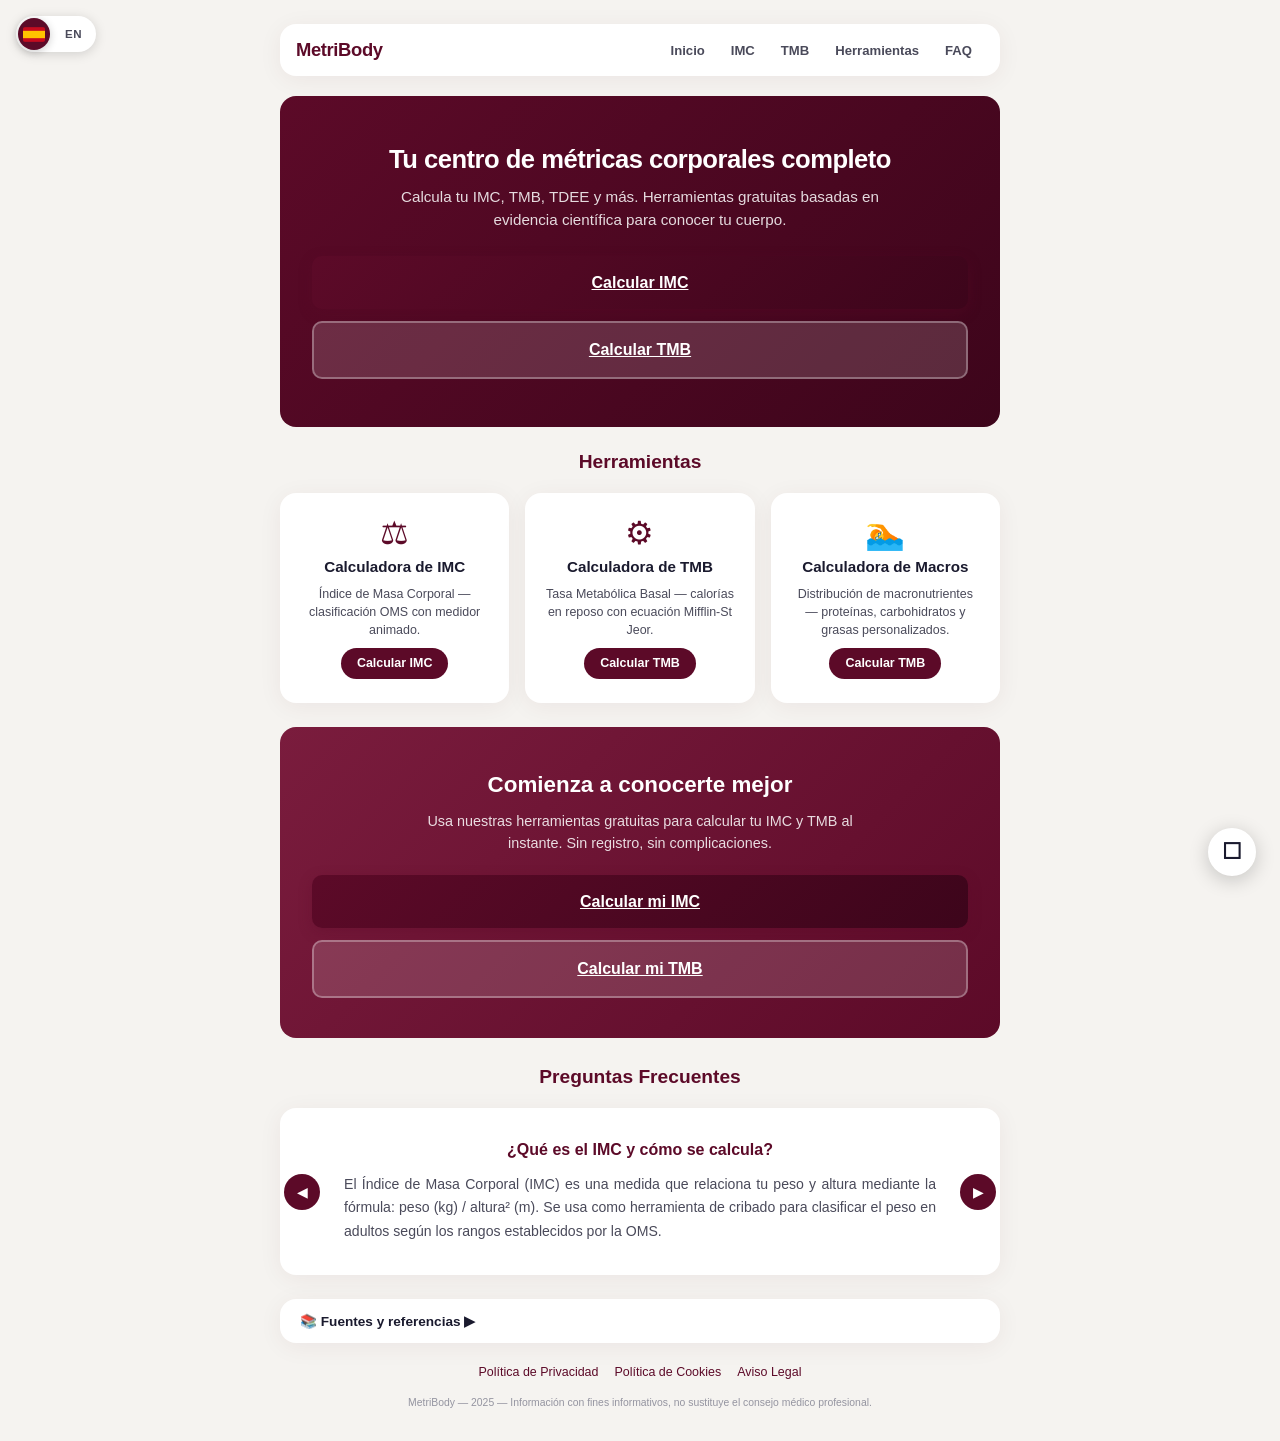
<file: index.html>
<!DOCTYPE html>
<html lang="es">
<head>
  <meta charset="UTF-8">
  <meta name="viewport" content="width=device-width, initial-scale=1.0">

  <title data-i18n="titulo-pagina">MetriBody | Calculadora IMC, TMB y Métricas Corporales</title>
  <meta name="description" content="Calcula tu IMC, TMB y TDEE gratis. Herramientas de métricas corporales con medidor animado, clasificación OMS y ecuaciones validadas científicamente.">
  <meta name="keywords" content="IMC, calculadora IMC, TMB, calculadora TMB, TDEE, índice masa corporal, tasa metabólica basal, calorías, déficit calórico, MetriBody">
  <meta name="robots" content="index, follow">
  <meta name="author" content="MetriBody">
  <meta name="revisit-after" content="7 days">
  <link rel="canonical" href="https://metribody.netlify.app/">
  <link rel="alternate" hreflang="es" href="https://metribody.netlify.app/">
  <link rel="alternate" hreflang="en" href="https://metribody.netlify.app/">

  <meta property="og:title" data-i18n-attr="content" data-i18n-key="og-titulo" content="MetriBody — Calculadora IMC y TMB gratis con medidor animado">
  <meta property="og:description" data-i18n-attr="content" data-i18n-key="og-desc" content="Calcula tu IMC, TMB, TDEE y métricas corporales al instante. Clasificación OMS, medidor interactivo y déficit calórico.">
  <meta property="og:type" content="website">
  <meta property="og:url" content="https://metribody.netlify.app/">

  <meta name="twitter:card" content="summary_large_image">
  <meta name="twitter:title" data-i18n-attr="content" data-i18n-key="tw-titulo" content="MetriBody — Calculadora IMC y TMB">
  <meta name="twitter:description" data-i18n-attr="content" data-i18n-key="tw-desc" content="Calcula tu IMC, TMB y más con medidor animado. Clasificación OMS y déficit calórico.">

  <script type="application/ld+json">
  {
    "@context": "https://schema.org",
    "@type": "WebApplication",
    "name": "MetriBody",
    "url": "https://metribody.netlify.app/",
    "description": "Calcula tu IMC, TMB, TDEE y métricas corporales de forma gratuita. Incluye medidor animado, clasificación OMS y recomendaciones calóricas.",
    "applicationCategory": "HealthApplication",
    "operatingSystem": "All",
    "browserRequirements": "Requires JavaScript",
    "inLanguage": ["es", "en"]
  }
  </script>

  <link rel="icon" type="image/svg+xml" href="favicon.svg">
  <link rel="icon" type="image/svg+xml" href="data:image/svg+xml,%3Csvg xmlns='http://www.w3.org/2000/svg' viewBox='0 0 64 64'%3E%3Crect width='64' height='64' rx='12' fill='%235C0A28'/%3E%3Cpath d='M18 36h8l4-18 4 28 4-18 4 8h4' stroke='%23A9A9A9' stroke-width='3.5' fill='none' stroke-linecap='round' stroke-linejoin='round'/%3E%3C/svg%3E">
  <link rel="apple-touch-icon" href="favicon.svg">
  <link rel="stylesheet" href="styles/style.css">
</head>
<body>

<a href="#contenido-principal" class="enlace-salto">Saltar al contenido</a>

<div class="selector-idioma" id="selector-idioma" role="switch" aria-checked="true" aria-label="Cambiar idioma" tabindex="0">
  <div class="pista-idioma" id="pista-idioma">
    <span class="texto-es">ES</span>
    <span class="texto-en">EN</span>
    <div class="deslizador-idioma" id="deslizador-idioma">
      <svg class="bandera" viewBox="0 0 30 20" xmlns="http://www.w3.org/2000/svg">
        <rect width="30" height="20" fill="#C60B1E"/>
        <rect y="5" width="30" height="10" fill="#FFC400"/>
      </svg>
    </div>
  </div>
</div>

<nav class="navegacion-principal" aria-label="Navegación principal">
  <div class="nav-marca">MetriBody</div>
  <ul class="nav-lista">
    <li><a href="index.html" class="nav-link" aria-current="page" data-i18n="nav-inicio">Inicio</a></li>
    <li><a href="imc.html" class="nav-link" data-i18n="nav-imc">IMC</a></li>
    <li><a href="tmb.html" class="nav-link" data-i18n="nav-tmb">TMB</a></li>
    <li class="nav-desplegable">
      <button class="nav-link" data-i18n="nav-herramientas">Herramientas</button>
      <ul class="nav-submenu">
        <li><a href="imc.html" class="nav-link" data-i18n="nav-imc">IMC</a></li>
        <li><a href="tmb.html" class="nav-link" data-i18n="nav-tmb">TMB</a></li>
        <li><a href="macros.html" class="nav-link" data-i18n="nav-macros">Macros</a></li>
        <li><span class="nav-link" data-i18n="nav-calorias" style="opacity:0.6">Calorías</span></li>
        <li><span class="nav-link" data-i18n="nav-grasa" style="opacity:0.6">Grasa Corporal</span></li>
      </ul>
    </li>
    <li><a href="#faq" class="nav-link" data-i18n="nav-faq">FAQ</a></li>
  </ul>
  <button class="nav-toggle" aria-label="Menú" aria-expanded="false">&#9776;</button>
</nav>

<main class="contenedor" id="contenido-principal">

  <!-- Hero section -->
  <section class="hero" aria-label="Presentación">
    <div class="hero-contenido">
      <h1 class="hero-titulo" data-i18n="hero-titulo">Tu centro de métricas corporales completo</h1>
      <p class="hero-subtitulo" data-i18n="hero-subtitulo">Calcula tu IMC, TMB, TDEE y más. Herramientas gratuitas basadas en evidencia científica para conocer tu cuerpo.</p>
      <div class="hero-acciones">
        <a href="imc.html" class="btn btn-primario" data-i18n="hero-cta-imc">Calcular IMC</a>
        <a href="tmb.html" class="btn btn-secundario" data-i18n="hero-cta-tmb">Calcular TMB</a>
      </div>
    </div>
  </section>

  <!-- Tool cards -->
  <section class="herramientas-seccion" aria-label="Herramientas disponibles">
    <h2 class="seccion-titulo" data-i18n="herramientas-titulo">Herramientas</h2>
    <div class="herramientas-cuadricula">
      <article class="herramienta-tarjeta">
        <div class="tarjeta-icono" aria-hidden="true">&#9878;</div>
        <h3 class="tarjeta-titulo" data-i18n="tarjeta-imc-titulo">Calculadora de IMC</h3>
        <p class="tarjeta-desc" data-i18n="tarjeta-imc-desc">Índice de Masa Corporal — clasificación OMS con medidor animado.</p>
        <a href="imc.html" class="tarjeta-accion" data-i18n="hero-cta-imc">Calcular IMC</a>
      </article>
      <article class="herramienta-tarjeta">
        <div class="tarjeta-icono" aria-hidden="true">&#9881;</div>
        <h3 class="tarjeta-titulo" data-i18n="tarjeta-tmb-titulo">Calculadora de TMB</h3>
        <p class="tarjeta-desc" data-i18n="tarjeta-tmb-desc">Tasa Metabólica Basal — calorías en reposo con ecuación Mifflin-St Jeor.</p>
        <a href="tmb.html" class="tarjeta-accion" data-i18n="hero-cta-tmb">Calcular TMB</a>
      </article>
      <article class="herramienta-tarjeta">
        <div class="tarjeta-icono" aria-hidden="true">&#127946;</div>
        <h3 class="tarjeta-titulo" data-i18n="tarjeta-macros-titulo">Calculadora de Macros</h3>
        <p class="tarjeta-desc" data-i18n="tarjeta-macros-desc">Distribución de macronutrientes — proteínas, carbohidratos y grasas personalizados.</p>
        <a href="macros.html" class="tarjeta-accion" data-i18n="hero-cta-tmb">Calcular Macros</a>
      </article>
    </div>
  </section>

  <!-- CTA -->
  <section class="cta-seccion" aria-label="Llamada a la acción">
    <h2 class="cta-titulo" data-i18n="cta-titulo">Comienza a conocerte mejor</h2>
    <p class="cta-desc" data-i18n="cta-desc">Usa nuestras herramientas gratuitas para calcular tu IMC y TMB al instante. Sin registro, sin complicaciones.</p>
    <div class="cta-acciones">
      <a href="imc.html" class="btn btn-primario" data-i18n="cta-btn-imc">Calcular mi IMC</a>
      <a href="tmb.html" class="btn btn-secundario" data-i18n="cta-btn-tmb">Calcular mi TMB</a>
    </div>
  </section>

  <!-- FAQ Slider -->
  <section class="faq-seccion" id="faq" aria-label="Preguntas frecuentes">
    <h2 class="seccion-titulo" data-i18n="faq-titulo">Preguntas Frecuentes</h2>
    <div class="faq-slider-contenedor">
      <button class="faq-slider-btn faq-slider-prev" id="faq-prev" aria-label="Anterior">&#9664;</button>
      <div class="faq-slider-viewport">
        <div class="faq-slider-track" id="faq-track">
          <div class="faq-slide" data-index="0">
            <div class="faq-slide-inner">
              <h3 class="faq-slide-pregunta" data-i18n="faq-q1">¿Qué es el IMC y cómo se calcula?</h3>
              <p class="faq-slide-respuesta" data-i18n="faq-a1">El Índice de Masa Corporal (IMC) es una medida que relaciona tu peso y altura mediante la fórmula: peso (kg) / altura² (m). Se usa como herramienta de cribado para clasificar el peso en adultos según los rangos establecidos por la OMS.</p>
            </div>
          </div>
          <div class="faq-slide" data-index="1">
            <div class="faq-slide-inner">
              <h3 class="faq-slide-pregunta" data-i18n="faq-q2">¿Qué es la TMB y por qué es importante?</h3>
              <p class="faq-slide-respuesta" data-i18n="faq-a2">La Tasa Metabólica Basal (TMB) son las calorías que tu cuerpo quema en reposo absoluto para mantener funciones vitales. Conocerla es el primer paso para diseñar una dieta personalizada, ya que representa entre el 60-75 % del gasto energético total.</p>
            </div>
          </div>
          <div class="faq-slide" data-index="2">
            <div class="faq-slide-inner">
              <h3 class="faq-slide-pregunta" data-i18n="faq-q3">¿Cuál es la diferencia entre IMC y TMB?</h3>
              <p class="faq-slide-respuesta" data-i18n="faq-a3">El IMC mide la relación entre peso y altura para evaluar si tu peso es saludable. La TMB mide la energía que consumes en reposo. Mientras el IMC te dice "cómo estás", la TMB te dice "cuánta energía necesitas". Son herramientas complementarias.</p>
            </div>
          </div>
          <div class="faq-slide" data-index="3">
            <div class="faq-slide-inner">
              <h3 class="faq-slide-pregunta" data-i18n="faq-q4">¿Cómo puedo calcular mi déficit calórico?</h3>
              <p class="faq-slide-respuesta" data-i18n="faq-a4">Primero calcula tu TMB, multiplícala por tu factor de actividad para obtener tu TDEE, y resta 300-500 kcal. Ese rango es un déficit seguro para perder peso de forma gradual sin perder masa muscular significativa.</p>
            </div>
          </div>
          <div class="faq-slide" data-index="4">
            <div class="faq-slide-inner">
              <h3 class="faq-slide-pregunta" data-i18n="faq-q5">¿El IMC es fiable para deportistas?</h3>
              <p class="faq-slide-respuesta" data-i18n="faq-a5">El IMC tiene limitaciones en personas con alta masa muscular, ya que no distingue entre peso magro y graso. Un deportista puede tener un IMC alto sin tener exceso de grasa. En estos casos se recomienda complementar con medición de pliegues o bioimpedancia.</p>
            </div>
          </div>
          <div class="faq-slide" data-index="5">
            <div class="faq-slide-inner">
              <h3 class="faq-slide-pregunta" data-i18n="faq-q6">¿Con qué frecuencia debo calcular mi IMC o TMB?</h3>
              <p class="faq-slide-respuesta" data-i18n="faq-a6">El IMC puede calcularse mensualmente o al cambiar significativamente de peso. La TMB solo cambia con variaciones importantes en la composición corporal o edad, por lo que basta con recalcularla cada 3-6 meses.</p>
            </div>
          </div>
        </div>
      </div>
      <button class="faq-slider-btn faq-slider-next" id="faq-next" aria-label="Siguiente">&#9654;</button>
    </div>
  </section>

  <!-- Referencias -->
  <div class="referencias" id="referencias">
    <button class="ref-toggle" id="ref-toggle" data-i18n="ref-titulo">📚 Fuentes y referencias ▶</button>
    <div class="ref-lista" id="ref-lista">
      <ol>
        <li><a href="https://www.who.int/news-room/fact-sheets/detail/obesity-and-overweight" target="_blank" rel="noopener noreferrer" data-i18n="ref-1">WHO — Obesity and overweight (clasificación del IMC y prevalencia global)</a></li>
        <li><a href="https://www.who.int/data/gho/data/themes/topics/topic-details/GHO/body-mass-index" target="_blank" rel="noopener noreferrer" data-i18n="ref-2">WHO Global Health Observatory — Body mass index (BMI) data portal</a></li>
        <li><a href="https://www.cdc.gov/bmi/adult-calculator/bmi-categories.html" target="_blank" rel="noopener noreferrer" data-i18n="ref-3">CDC — Adult BMI Categories (clasificación oficial de EE.UU.)</a></li>
        <li><a href="https://www.nhlbi.nih.gov/health/educational/lose_wt/BMI/bmicalc.htm" target="_blank" rel="noopener noreferrer" data-i18n="ref-4">NHLBI / NIH — Calculate Your BMI (National Heart, Lung, and Blood Institute)</a></li>
        <li><a href="https://www.heart.org/en/healthy-living/healthy-eating/losing-weight/bmi-in-adults" target="_blank" rel="noopener noreferrer" data-i18n="ref-5">American Heart Association — Body Mass Index in Adults</a></li>
        <li><a href="https://pubmed.ncbi.nlm.nih.gov/2305711/" target="_blank" rel="noopener noreferrer" data-i18n="ref-6">PubMed / NIH — Mifflin-St Jeor original study (Am J Clin Nutr, 1990)</a></li>
        <li><a href="https://www.aesan.gob.es/" target="_blank" rel="noopener noreferrer" data-i18n="ref-7">AESAN — Agencia Española de Seguridad Alimentaria y Nutrición</a></li>
        <li><a href="https://www.seen.es/calculadoras/calculadora-imc" target="_blank" rel="noopener noreferrer" data-i18n="ref-8">SEEN — Sociedad Española de Endocrinología y Nutrición</a></li>
      </ol>
    </div>
  </div>

</main>

<footer class="pie-pagina">
  <div class="footer-enlaces">
    <a href="privacidad.html" data-i18n="footer-privacidad">Política de Privacidad</a>
    <a href="cookies.html" data-i18n="footer-cookies">Política de Cookies</a>
    <a href="aviso-legal.html" data-i18n="footer-aviso">Aviso Legal</a>
  </div>
  <p><small data-i18n="footer">MetriBody — 2025 — Información con fines informativos, no sustituye el consejo médico profesional.</small></p>
</footer>

<button class="herramienta btn-modo-oscuro-fijo" id="btn-modo-oscuro" title="Modo oscuro" aria-label="Alternar modo oscuro">
  <span class="icono-modo" id="icono-modo">&#9790;</span>
</button>

<script src="scripts/script.js" defer></script>
</body>
</html>
</file>
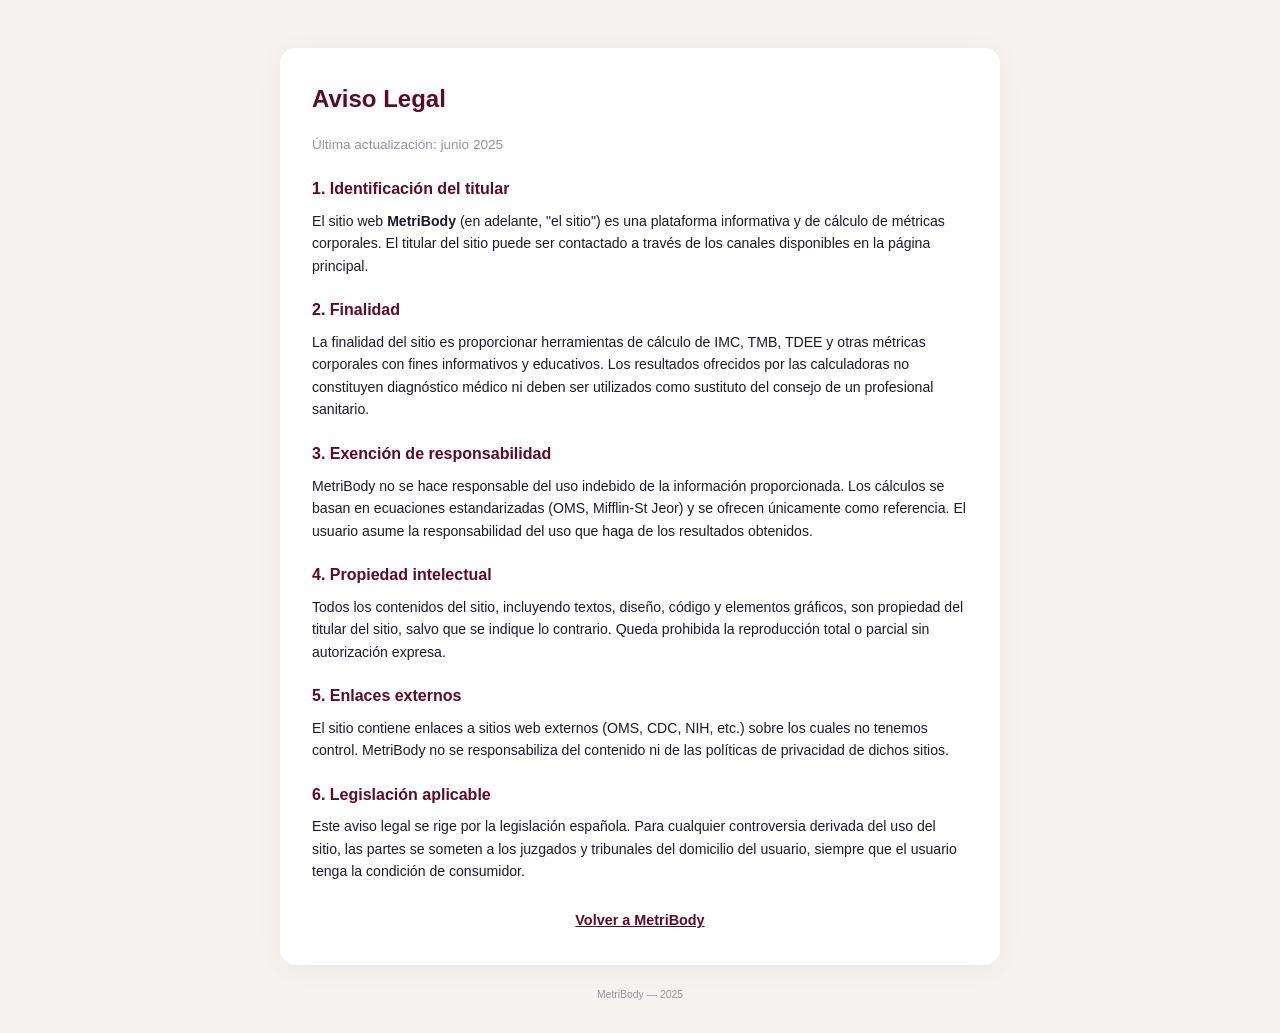
<file: aviso-legal.html>
<!DOCTYPE html>
<html lang="es">
<head>
  <meta charset="UTF-8">
  <meta name="viewport" content="width=device-width, initial-scale=1.0">
  <title>Aviso Legal — MetriBody</title>
  <meta name="description" content="Aviso legal de MetriBody. Información general sobre el uso de las calculadoras de IMC, TMB y métricas corporales.">
  <meta name="robots" content="index, follow">
  <link rel="canonical" href="https://metribody.netlify.app/aviso-legal.html">
  <link rel="stylesheet" href="styles/style.css">
  <link rel="icon" type="image/svg+xml" href="favicon.svg">
</head>
<body>
  <main class="contenedor" style="padding-top: 24px;">
    <article style="background: var(--superficie); border-radius: var(--radio); box-shadow: var(--sombra); padding: 32px;">
      <h1 style="font-size: 1.5rem; font-weight: 800; color: var(--vino); margin-bottom: 16px;">Aviso Legal</h1>
      <p style="font-size: 0.85rem; color: var(--texto-sutil); margin-bottom: 20px;">Última actualización: junio 2025</p>

      <section style="margin-bottom: 20px;">
        <h2 style="font-size: 1rem; font-weight: 700; color: var(--vino); margin-bottom: 8px;">1. Identificación del titular</h2>
        <p style="font-size: 0.88rem; line-height: 1.6; color: var(--texto);">El sitio web <strong>MetriBody</strong> (en adelante, "el sitio") es una plataforma informativa y de cálculo de métricas corporales. El titular del sitio puede ser contactado a través de los canales disponibles en la página principal.</p>
      </section>

      <section style="margin-bottom: 20px;">
        <h2 style="font-size: 1rem; font-weight: 700; color: var(--vino); margin-bottom: 8px;">2. Finalidad</h2>
        <p style="font-size: 0.88rem; line-height: 1.6; color: var(--texto);">La finalidad del sitio es proporcionar herramientas de cálculo de IMC, TMB, TDEE y otras métricas corporales con fines informativos y educativos. Los resultados ofrecidos por las calculadoras no constituyen diagnóstico médico ni deben ser utilizados como sustituto del consejo de un profesional sanitario.</p>
      </section>

      <section style="margin-bottom: 20px;">
        <h2 style="font-size: 1rem; font-weight: 700; color: var(--vino); margin-bottom: 8px;">3. Exención de responsabilidad</h2>
        <p style="font-size: 0.88rem; line-height: 1.6; color: var(--texto);">MetriBody no se hace responsable del uso indebido de la información proporcionada. Los cálculos se basan en ecuaciones estandarizadas (OMS, Mifflin-St Jeor) y se ofrecen únicamente como referencia. El usuario asume la responsabilidad del uso que haga de los resultados obtenidos.</p>
      </section>

      <section style="margin-bottom: 20px;">
        <h2 style="font-size: 1rem; font-weight: 700; color: var(--vino); margin-bottom: 8px;">4. Propiedad intelectual</h2>
        <p style="font-size: 0.88rem; line-height: 1.6; color: var(--texto);">Todos los contenidos del sitio, incluyendo textos, diseño, código y elementos gráficos, son propiedad del titular del sitio, salvo que se indique lo contrario. Queda prohibida la reproducción total o parcial sin autorización expresa.</p>
      </section>

      <section style="margin-bottom: 20px;">
        <h2 style="font-size: 1rem; font-weight: 700; color: var(--vino); margin-bottom: 8px;">5. Enlaces externos</h2>
        <p style="font-size: 0.88rem; line-height: 1.6; color: var(--texto);">El sitio contiene enlaces a sitios web externos (OMS, CDC, NIH, etc.) sobre los cuales no tenemos control. MetriBody no se responsabiliza del contenido ni de las políticas de privacidad de dichos sitios.</p>
      </section>

      <section style="margin-bottom: 20px;">
        <h2 style="font-size: 1rem; font-weight: 700; color: var(--vino); margin-bottom: 8px;">6. Legislación aplicable</h2>
        <p style="font-size: 0.88rem; line-height: 1.6; color: var(--texto);">Este aviso legal se rige por la legislación española. Para cualquier controversia derivada del uso del sitio, las partes se someten a los juzgados y tribunales del domicilio del usuario, siempre que el usuario tenga la condición de consumidor.</p>
      </section>

      <p style="margin-top: 24px; text-align: center;"><a href="index.html" style="color: var(--vino); font-weight: 600; font-size: 0.9rem;">Volver a MetriBody</a></p>
    </article>
    <footer class="pie-pagina"><p><small>MetriBody — 2025</small></p></footer>
  </main>
</body>
</html>
</file>
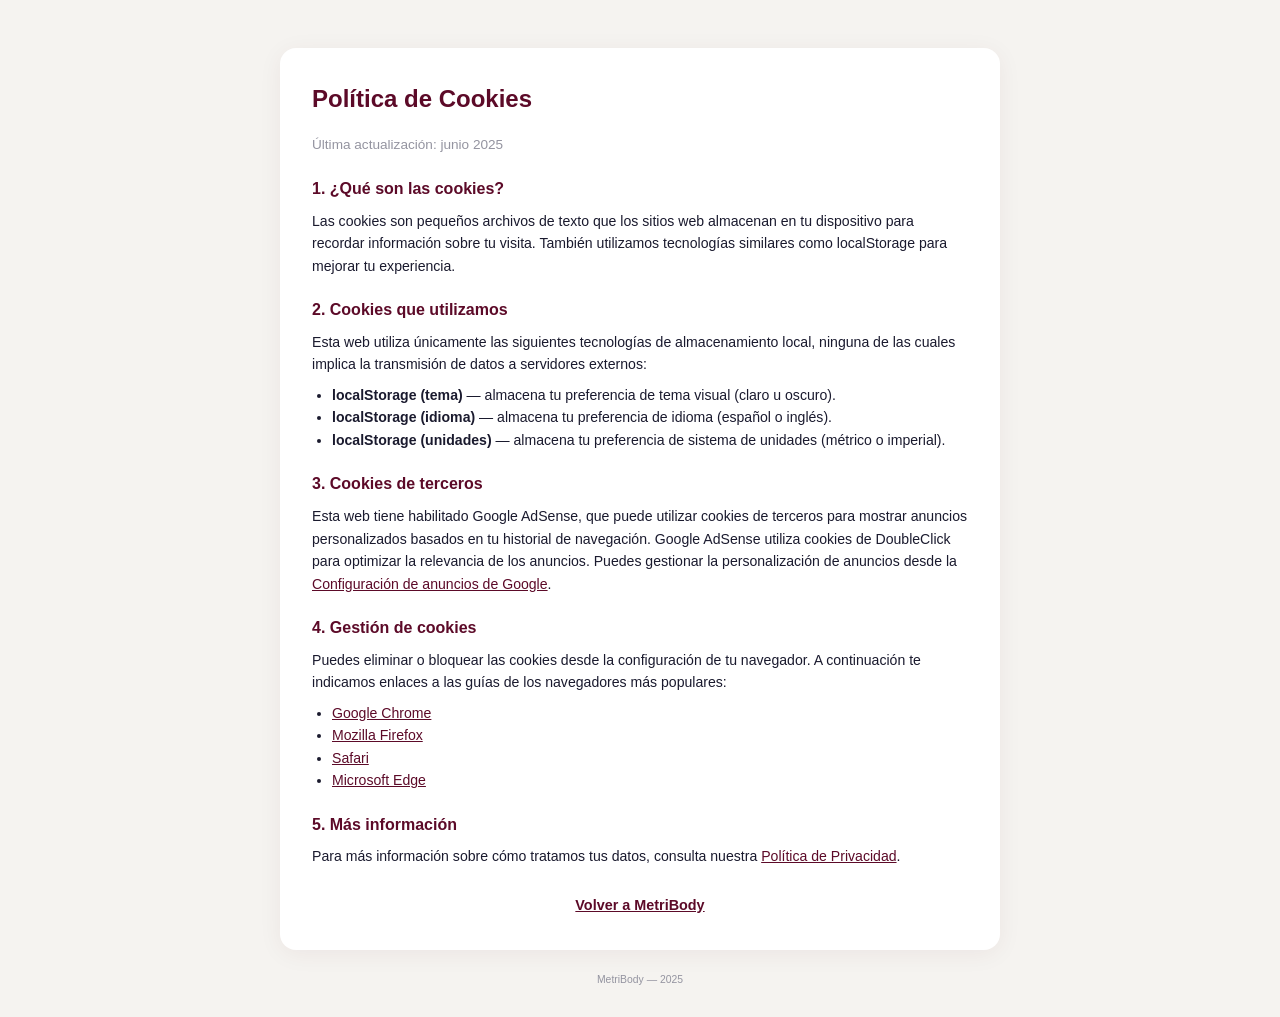
<file: cookies.html>
<!DOCTYPE html>
<html lang="es">
<head>
  <meta charset="UTF-8">
  <meta name="viewport" content="width=device-width, initial-scale=1.0">
  <title>Política de Cookies — MetriBody</title>
  <meta name="description" content="Política de cookies de MetriBody. Información sobre el uso de cookies y tecnologías de almacenamiento local en nuestras calculadoras de IMC y TMB.">
  <meta name="robots" content="index, follow">
  <link rel="canonical" href="https://metribody.netlify.app/cookies.html">
  <link rel="stylesheet" href="styles/style.css">
  <link rel="icon" type="image/svg+xml" href="favicon.svg">
</head>
<body>
  <main class="contenedor" style="padding-top: 24px;">
    <article style="background: var(--superficie); border-radius: var(--radio); box-shadow: var(--sombra); padding: 32px;">
      <h1 style="font-size: 1.5rem; font-weight: 800; color: var(--vino); margin-bottom: 16px;">Política de Cookies</h1>
      <p style="font-size: 0.85rem; color: var(--texto-sutil); margin-bottom: 20px;">Última actualización: junio 2025</p>

      <section style="margin-bottom: 20px;">
        <h2 style="font-size: 1rem; font-weight: 700; color: var(--vino); margin-bottom: 8px;">1. ¿Qué son las cookies?</h2>
        <p style="font-size: 0.88rem; line-height: 1.6; color: var(--texto);">Las cookies son pequeños archivos de texto que los sitios web almacenan en tu dispositivo para recordar información sobre tu visita. También utilizamos tecnologías similares como localStorage para mejorar tu experiencia.</p>
      </section>

      <section style="margin-bottom: 20px;">
        <h2 style="font-size: 1rem; font-weight: 700; color: var(--vino); margin-bottom: 8px;">2. Cookies que utilizamos</h2>
        <p style="font-size: 0.88rem; line-height: 1.6; color: var(--texto);">Esta web utiliza únicamente las siguientes tecnologías de almacenamiento local, ninguna de las cuales implica la transmisión de datos a servidores externos:</p>
        <ul style="font-size: 0.88rem; line-height: 1.6; color: var(--texto); padding-left: 20px; margin-top: 8px;">
          <li><strong>localStorage (tema)</strong> — almacena tu preferencia de tema visual (claro u oscuro).</li>
          <li><strong>localStorage (idioma)</strong> — almacena tu preferencia de idioma (español o inglés).</li>
          <li><strong>localStorage (unidades)</strong> — almacena tu preferencia de sistema de unidades (métrico o imperial).</li>
        </ul>
      </section>

      <section style="margin-bottom: 20px;">
        <h2 style="font-size: 1rem; font-weight: 700; color: var(--vino); margin-bottom: 8px;">3. Cookies de terceros</h2>
        <p style="font-size: 0.88rem; line-height: 1.6; color: var(--texto);">Esta web tiene habilitado Google AdSense, que puede utilizar cookies de terceros para mostrar anuncios personalizados basados en tu historial de navegación. Google AdSense utiliza cookies de DoubleClick para optimizar la relevancia de los anuncios. Puedes gestionar la personalización de anuncios desde la <a href="https://adssettings.google.com/" target="_blank" rel="noopener noreferrer" style="color: var(--vino);">Configuración de anuncios de Google</a>.</p>
      </section>

      <section style="margin-bottom: 20px;">
        <h2 style="font-size: 1rem; font-weight: 700; color: var(--vino); margin-bottom: 8px;">4. Gestión de cookies</h2>
        <p style="font-size: 0.88rem; line-height: 1.6; color: var(--texto);">Puedes eliminar o bloquear las cookies desde la configuración de tu navegador. A continuación te indicamos enlaces a las guías de los navegadores más populares:</p>
        <ul style="font-size: 0.88rem; line-height: 1.6; color: var(--texto); padding-left: 20px; margin-top: 8px;">
          <li><a href="https://support.google.com/chrome/answer/95647" target="_blank" rel="noopener noreferrer" style="color: var(--vino);">Google Chrome</a></li>
          <li><a href="https://support.mozilla.org/es/kb/habilitar-y-deshabilitar-cookies-sitios-web-rastrear-preferencias" target="_blank" rel="noopener noreferrer" style="color: var(--vino);">Mozilla Firefox</a></li>
          <li><a href="https://support.apple.com/es-es/guide/safari/sfri11471/mac" target="_blank" rel="noopener noreferrer" style="color: var(--vino);">Safari</a></li>
          <li><a href="https://support.microsoft.com/es-es/windows/eliminar-y-administrar-cookies-168dab11-0753-043d-7c16-ede5947fc64d" target="_blank" rel="noopener noreferrer" style="color: var(--vino);">Microsoft Edge</a></li>
        </ul>
      </section>

      <section style="margin-bottom: 20px;">
        <h2 style="font-size: 1rem; font-weight: 700; color: var(--vino); margin-bottom: 8px;">5. Más información</h2>
        <p style="font-size: 0.88rem; line-height: 1.6; color: var(--texto);">Para más información sobre cómo tratamos tus datos, consulta nuestra <a href="privacidad.html" style="color: var(--vino);">Política de Privacidad</a>.</p>
      </section>

      <p style="margin-top: 24px; text-align: center;"><a href="index.html" style="color: var(--vino); font-weight: 600; font-size: 0.9rem;">Volver a MetriBody</a></p>
    </article>
    <footer class="pie-pagina"><p><small>MetriBody — 2025</small></p></footer>
  </main>
</body>
</html>
</file>
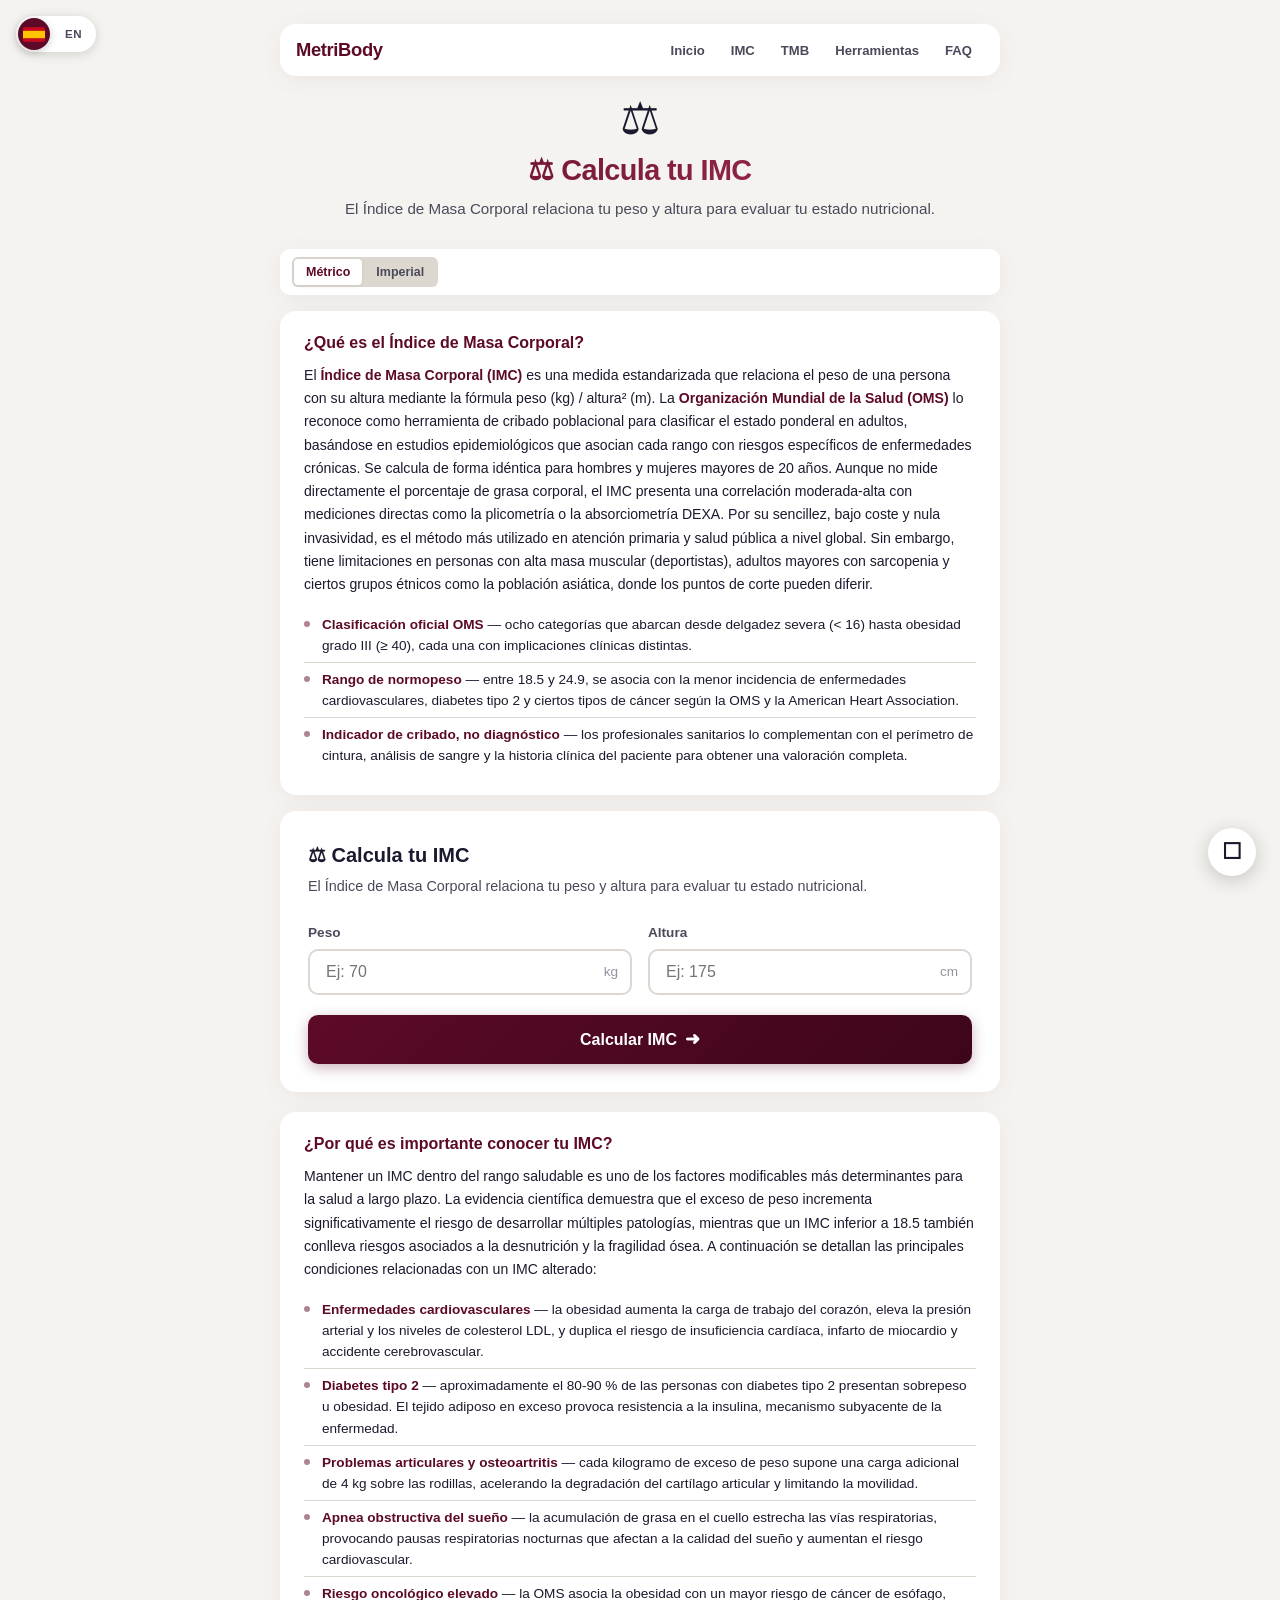
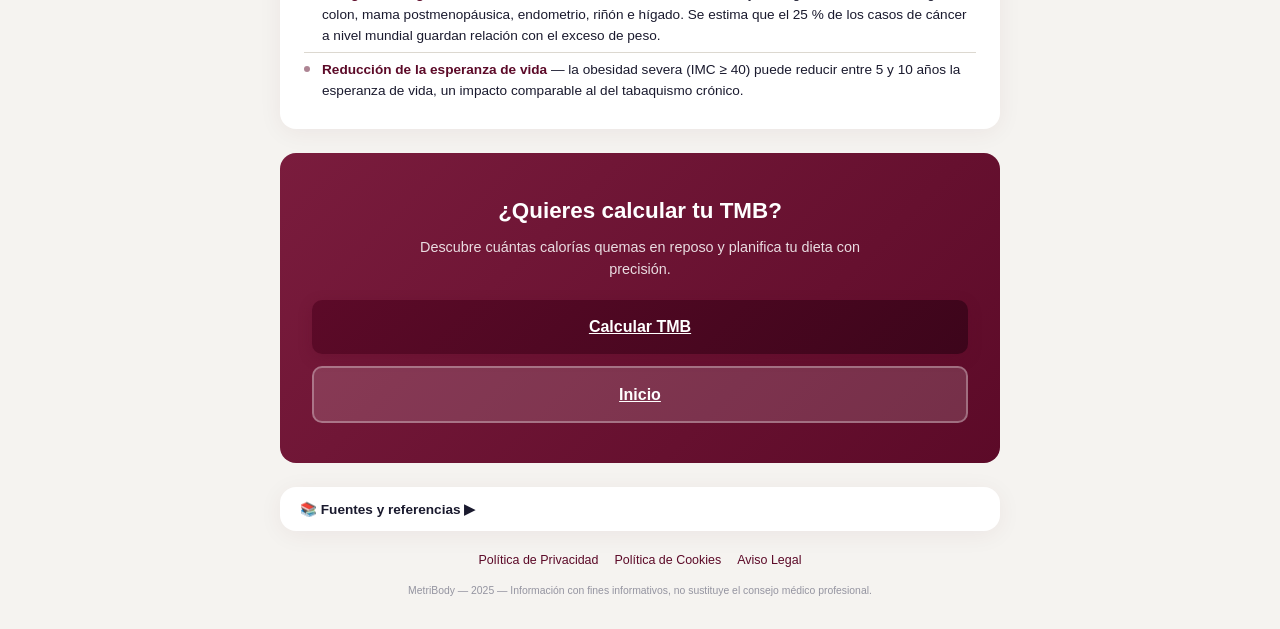
<file: imc.html>
<!DOCTYPE html>
<html lang="es">
<head>
  <meta charset="UTF-8">
  <meta name="viewport" content="width=device-width, initial-scale=1.0">

  <title data-i18n="imc-titulo-pagina">Calculadora de IMC — Calcula tu Índice de Masa Corporal | MetriBody</title>
  <meta name="description" content="Calcula tu IMC gratis. Clasificación OMS con medidor animado. Aprende qué es el Índice de Masa Corporal y por qué es importante para tu salud.">
  <meta name="keywords" content="IMC, calculadora IMC, índice masa corporal, peso saludable, OMS, clasificación IMC, calcular IMC">
  <meta name="robots" content="index, follow">
  <meta name="author" content="MetriBody">
  <link rel="canonical" href="https://metribody.netlify.app/imc.html">
  <link rel="alternate" hreflang="es" href="https://metribody.netlify.app/imc.html">
  <link rel="alternate" hreflang="en" href="https://metribody.netlify.app/imc.html">

  <meta property="og:title" data-i18n-attr="content" data-i18n-key="imc-og-titulo" content="Calculadora de IMC gratuita — MetriBody">
  <meta property="og:description" data-i18n-attr="content" data-i18n-key="imc-og-desc" content="Calcula tu IMC al instante. Clasificación OMS con medidor animado, peso saludable y más.">
  <meta property="og:type" content="website">
  <meta property="og:url" content="https://metribody.netlify.app/imc.html">

  <meta name="twitter:card" content="summary_large_image">
  <meta name="twitter:title" data-i18n-attr="content" data-i18n-key="imc-tw-titulo" content="Calculadora de IMC — MetriBody">
  <meta name="twitter:description" data-i18n-attr="content" data-i18n-key="imc-tw-desc" content="Calcula tu IMC gratis. Clasificación OMS y medidor animado.">

  <script type="application/ld+json">
  {
    "@context": "https://schema.org",
    "@type": "WebApplication",
    "name": "Calculadora de IMC — MetriBody",
    "url": "https://metribody.netlify.app/imc.html",
    "description": "Calcula tu Índice de Masa Corporal con medidor animado y clasificación OMS.",
    "applicationCategory": "HealthApplication",
    "operatingSystem": "All",
    "browserRequirements": "Requires JavaScript",
    "inLanguage": ["es", "en"]
  }
  </script>

  <link rel="icon" type="image/svg+xml" href="favicon.svg">
  <link rel="icon" type="image/svg+xml" href="data:image/svg+xml,%3Csvg xmlns='http://www.w3.org/2000/svg' viewBox='0 0 64 64'%3E%3Crect width='64' height='64' rx='12' fill='%235C0A28'/%3E%3Cpath d='M18 36h8l4-18 4 28 4-18 4 8h4' stroke='%23A9A9A9' stroke-width='3.5' fill='none' stroke-linecap='round' stroke-linejoin='round'/%3E%3C/svg%3E">
  <link rel="apple-touch-icon" href="favicon.svg">
  <link rel="stylesheet" href="styles/style.css">
</head>
<body>

<a href="#contenido-principal" class="enlace-salto">Saltar al contenido</a>

<div class="selector-idioma" id="selector-idioma" role="switch" aria-checked="true" aria-label="Cambiar idioma" tabindex="0">
  <div class="pista-idioma" id="pista-idioma">
    <span class="texto-es">ES</span>
    <span class="texto-en">EN</span>
    <div class="deslizador-idioma" id="deslizador-idioma">
      <svg class="bandera" viewBox="0 0 30 20" xmlns="http://www.w3.org/2000/svg">
        <rect width="30" height="20" fill="#C60B1E"/>
        <rect y="5" width="30" height="10" fill="#FFC400"/>
      </svg>
    </div>
  </div>
</div>

<nav class="navegacion-principal" aria-label="Navegación principal">
  <div class="nav-marca">MetriBody</div>
  <ul class="nav-lista">
    <li><a href="index.html" class="nav-link" aria-current="page" data-i18n="nav-inicio">Inicio</a></li>
    <li><a href="imc.html" class="nav-link" data-i18n="nav-imc">IMC</a></li>
    <li><a href="tmb.html" class="nav-link" data-i18n="nav-tmb">TMB</a></li>
    <li class="nav-desplegable">
      <button class="nav-link" data-i18n="nav-herramientas">Herramientas</button>
      <ul class="nav-submenu">
        <li><a href="imc.html" class="nav-link" data-i18n="nav-imc">IMC</a></li>
        <li><a href="tmb.html" class="nav-link" data-i18n="nav-tmb">TMB</a></li>
        <li><a href="macros.html" class="nav-link" data-i18n="nav-macros">Macros</a></li>
        <li><span class="nav-link" data-i18n="nav-calorias" style="opacity:0.6">Calorías</span></li>
        <li><span class="nav-link" data-i18n="nav-grasa" style="opacity:0.6">Grasa Corporal</span></li>
      </ul>
    </li>
    <li><a href="#faq" class="nav-link" data-i18n="nav-faq">FAQ</a></li>
  </ul>
  <button class="nav-toggle" aria-label="Menú" aria-expanded="false">&#9776;</button>
</nav>

<main class="contenedor" id="contenido-principal">

  <section class="calculadoras-seccion">

    <header class="encabezado">
      <div class="icono-encabezado" aria-hidden="true">&#9878;</div>
      <h1 data-i18n="imc-titulo">&#9878; Calcula tu IMC</h1>
      <p data-i18n="imc-desc">El Índice de Masa Corporal relaciona tu peso y altura para evaluar tu estado nutricional.</p>
    </header>

    <div class="barra-herramientas" role="toolbar" aria-label="Opciones">
      <div class="grupo-herramientas">
        <button class="herramienta herramienta-unidad activa" data-unidad="metrico" title="Sistema métrico" aria-label="Cambiar a métrico" data-i18n="metrico">Métrico</button>
        <button class="herramienta herramienta-unidad" data-unidad="imperial" title="Sistema imperial" aria-label="Cambiar a imperial" data-i18n="imperial">Imperial</button>
      </div>
    </div>

    <div class="info-box info-superior">
      <h2 class="info-box-titulo" data-i18n="imc-que-es-titulo">¿Qué es el Índice de Masa Corporal?</h2>
      <p class="info-box-texto" data-i18n="imc-que-es-texto">El <strong>Índice de Masa Corporal (IMC)</strong> es una medida estandarizada que relaciona el peso de una persona con su altura mediante la fórmula peso (kg) / altura² (m). La <strong>Organización Mundial de la Salud (OMS)</strong> lo reconoce como herramienta de cribado poblacional para clasificar el estado ponderal en adultos, basándose en estudios epidemiológicos que asocian cada rango con riesgos específicos de enfermedades crónicas. Se calcula de forma idéntica para hombres y mujeres mayores de 20 años. Aunque no mide directamente el porcentaje de grasa corporal, el IMC presenta una correlación moderada-alta con mediciones directas como la plicometría o la absorciometría DEXA. Por su sencillez, bajo coste y nula invasividad, es el método más utilizado en atención primaria y salud pública a nivel global. Sin embargo, tiene limitaciones en personas con alta masa muscular (deportistas), adultos mayores con sarcopenia y ciertos grupos étnicos como la población asiática, donde los puntos de corte pueden diferir.</p>
      <ul class="info-box-lista" data-i18n="imc-que-es-lista">
        <li><strong>Clasificación oficial OMS</strong> — ocho categorías que abarcan desde delgadez severa (&lt; 16) hasta obesidad grado III (≥ 40), cada una con implicaciones clínicas distintas.</li>
        <li><strong>Rango de normopeso</strong> — entre 18.5 y 24.9, se asocia con la menor incidencia de enfermedades cardiovasculares, diabetes tipo 2 y ciertos tipos de cáncer según la OMS y la American Heart Association.</li>
        <li><strong>Indicador de cribado, no diagnóstico</strong> — los profesionales sanitarios lo complementan con el perímetro de cintura, análisis de sangre y la historia clínica del paciente para obtener una valoración completa.</li>
      </ul>
    </div>

    <article class="tarjeta">
      <header class="encabezado-tarjeta">
        <h2 data-i18n="imc-titulo">&#9878; Calcula tu IMC</h2>
        <p data-i18n="imc-desc">El Índice de Masa Corporal relaciona tu peso y altura para evaluar tu estado nutricional.</p>
      </header>
      <form id="formulario-imc" class="formulario" novalidate>
        <div class="fila-formulario">
          <div class="grupo-formulario">
            <label for="peso-imc" data-i18n="peso">Peso <span class="unidad" id="unidad-peso-imc">(kg)</span></label>
            <div class="envoltorio-input">
              <input type="number" id="peso-imc" name="peso" data-i18n-placeholder="placeholder-peso" placeholder="Ej: 70" min="1" max="500" step="0.1" required>
              <span class="unidad-input" id="unidad-input-peso-imc" aria-hidden="true">kg</span>
            </div>
          </div>
          <div class="grupo-formulario">
            <label for="altura-imc" data-i18n="altura">Altura <span class="unidad" id="unidad-altura-imc">(cm)</span></label>
            <div class="envoltorio-input">
              <input type="number" id="altura-imc" name="altura" data-i18n-placeholder="placeholder-altura" placeholder="Ej: 175" min="1" max="300" step="0.1" required>
              <span class="unidad-input" id="unidad-input-altura-imc" aria-hidden="true">cm</span>
            </div>
          </div>
        </div>
        <button type="submit" class="btn btn-primario" id="btn-imc">
          <span class="texto-btn" data-i18n="btn-imc">Calcular IMC</span>
          <span class="icono-btn" aria-hidden="true">&#10140;</span>
        </button>
      </form>
    </article>

    <div class="tarjeta-resultado" id="resultado-imc" style="display:none" role="region" aria-live="polite">
      <div class="contenedor-medidor">
        <svg class="svg-medidor" viewBox="0 0 300 270" aria-hidden="true">
          <defs>
            <linearGradient id="gradiente-medidor" x1="0%" y1="0%" x2="100%" y2="0%">
              <stop offset="0%"   stop-color="#dc2626"/>
              <stop offset="14%"  stop-color="#ef4444"/>
              <stop offset="22%"  stop-color="#f59e0b"/>
              <stop offset="35%"  stop-color="#10b981"/>
              <stop offset="50%"  stop-color="#10b981"/>
              <stop offset="65%"  stop-color="#f59e0b"/>
              <stop offset="78%"  stop-color="#f97316"/>
              <stop offset="90%"  stop-color="#ef4444"/>
              <stop offset="100%" stop-color="#dc2626"/>
            </linearGradient>
          </defs>
          <path class="fondo-medidor" d="M 65.15 234.85 A 120 120 0 1 1 234.85 234.85" fill="none" stroke="#d4d4d4" stroke-width="24" stroke-linecap="round"/>
          <path class="relleno-medidor" id="relleno-medidor" d="M 65.15 234.85 A 120 120 0 1 1 234.85 234.85" fill="none" stroke="url(#gradiente-medidor)" stroke-width="24" stroke-linecap="round" stroke-dasharray="565.487 565.487" stroke-dashoffset="565.487" style="transition: stroke-dashoffset 1.2s cubic-bezier(0.25, 0.46, 0.45, 0.94);"/>
        </svg>
        <output class="valor-medidor" id="valor-medidor" for="peso-imc altura-imc">--</output>
        <span class="etiqueta-medidor" data-i18n="etiqueta-imc">IMC</span>
      </div>

      <div class="info-resultado">
        <div class="categoria-resultado" id="categoria-imc"></div>
        <div class="detalle-resultado" id="detalle-imc"></div>
      </div>

      <div class="rango-peso-ideal" id="rango-peso-ideal" style="display:none">
        <strong data-i18n="peso-ideal-label">&#9679; Peso saludable para tu altura:</strong>
        <span id="texto-rango-peso"></span>
      </div>

      <div class="tabla-imc" role="table" aria-label="Clasificación del IMC según la OMS">
        <div class="encabezado-tabla" role="row" data-i18n="tabla-titulo">Clasificaci&oacute;n del IMC</div>
        <div class="fila-tabla" role="row" data-min="0" data-max="16"><span role="cell">&lt; 16</span><span role="cell" data-i18n="cat-severa">Delgadez severa</span></div>
        <div class="fila-tabla" role="row" data-min="16" data-max="17"><span role="cell">16 - 16.99</span><span role="cell" data-i18n="cat-moderada">Delgadez moderada</span></div>
        <div class="fila-tabla" role="row" data-min="17" data-max="18.5"><span role="cell">17 - 18.49</span><span role="cell" data-i18n="cat-leve">Delgadez leve</span></div>
        <div class="fila-tabla" role="row" data-min="18.5" data-max="25"><span role="cell">18.5 - 24.99</span><span role="cell" data-i18n="cat-normal">Normal</span></div>
        <div class="fila-tabla" role="row" data-min="25" data-max="30"><span role="cell">25 - 29.99</span><span role="cell" data-i18n="cat-sobrepeso">Sobrepeso</span></div>
        <div class="fila-tabla" role="row" data-min="30" data-max="35"><span role="cell">30 - 34.99</span><span role="cell" data-i18n="cat-ob1">Obesidad grado I</span></div>
        <div class="fila-tabla" role="row" data-min="35" data-max="40"><span role="cell">35 - 39.99</span><span role="cell" data-i18n="cat-ob2">Obesidad grado II</span></div>
        <div class="fila-tabla" role="row" data-min="40" data-max="99"><span role="cell">&ge; 40</span><span role="cell" data-i18n="cat-ob3">Obesidad grado III</span></div>
      </div>
    </div>

    <div class="info-box info-inferior">
      <h2 class="info-box-titulo" data-i18n="imc-importancia-titulo">¿Por qué es importante conocer tu IMC?</h2>
      <p class="info-box-texto" data-i18n="imc-importancia-texto">Mantener un IMC dentro del rango saludable es uno de los factores modificables más determinantes para la salud a largo plazo. La evidencia científica demuestra que el exceso de peso incrementa significativamente el riesgo de desarrollar múltiples patologías, mientras que un IMC inferior a 18.5 también conlleva riesgos asociados a la desnutrición y la fragilidad ósea. A continuación se detallan las principales condiciones relacionadas con un IMC alterado:</p>
      <ul class="info-box-lista" data-i18n="imc-importancia-lista">
        <li><strong>Enfermedades cardiovasculares</strong> — la obesidad aumenta la carga de trabajo del corazón, eleva la presión arterial y los niveles de colesterol LDL, y duplica el riesgo de insuficiencia cardíaca, infarto de miocardio y accidente cerebrovascular.</li>
        <li><strong>Diabetes tipo 2</strong> — aproximadamente el 80-90 % de las personas con diabetes tipo 2 presentan sobrepeso u obesidad. El tejido adiposo en exceso provoca resistencia a la insulina, mecanismo subyacente de la enfermedad.</li>
        <li><strong>Problemas articulares y osteoartritis</strong> — cada kilogramo de exceso de peso supone una carga adicional de 4 kg sobre las rodillas, acelerando la degradación del cartílago articular y limitando la movilidad.</li>
        <li><strong>Apnea obstructiva del sueño</strong> — la acumulación de grasa en el cuello estrecha las vías respiratorias, provocando pausas respiratorias nocturnas que afectan a la calidad del sueño y aumentan el riesgo cardiovascular.</li>
        <li><strong>Riesgo oncológico elevado</strong> — la OMS asocia la obesidad con un mayor riesgo de cáncer de esófago, colon, mama postmenopáusica, endometrio, riñón e hígado. Se estima que el 25 % de los casos de cáncer a nivel mundial guardan relación con el exceso de peso.</li>
        <li><strong>Reducción de la esperanza de vida</strong> — la obesidad severa (IMC ≥ 40) puede reducir entre 5 y 10 años la esperanza de vida, un impacto comparable al del tabaquismo crónico.</li>
      </ul>
    </div>

  </section>

  <!-- CTA to TMB -->
  <section class="cta-seccion" aria-label="Calcula tu TMB">
    <h2 class="cta-titulo">¿Quieres calcular tu TMB?</h2>
    <p class="cta-desc">Descubre cuántas calorías quemas en reposo y planifica tu dieta con precisión.</p>
    <div class="cta-acciones">
      <a href="tmb.html" class="btn btn-primario" data-i18n="hero-cta-tmb">Calcular TMB</a>
      <a href="index.html" class="btn btn-secundario" data-i18n="nav-inicio">Volver al inicio</a>
    </div>
  </section>

  <!-- Referencias -->
  <div class="referencias" id="referencias">
    <button class="ref-toggle" id="ref-toggle" data-i18n="ref-titulo">📚 Fuentes y referencias ▶</button>
    <div class="ref-lista" id="ref-lista">
      <ol>
        <li><a href="https://www.who.int/news-room/fact-sheets/detail/obesity-and-overweight" target="_blank" rel="noopener noreferrer" data-i18n="ref-1">WHO — Obesity and overweight (clasificación del IMC y prevalencia global)</a></li>
        <li><a href="https://www.who.int/data/gho/data/themes/topics/topic-details/GHO/body-mass-index" target="_blank" rel="noopener noreferrer" data-i18n="ref-2">WHO Global Health Observatory — Body mass index (BMI) data portal</a></li>
        <li><a href="https://www.cdc.gov/bmi/adult-calculator/bmi-categories.html" target="_blank" rel="noopener noreferrer" data-i18n="ref-3">CDC — Adult BMI Categories (clasificación oficial de EE.UU.)</a></li>
        <li><a href="https://www.nhlbi.nih.gov/health/educational/lose_wt/BMI/bmicalc.htm" target="_blank" rel="noopener noreferrer" data-i18n="ref-4">NHLBI / NIH — Calculate Your BMI (National Heart, Lung, and Blood Institute)</a></li>
        <li><a href="https://www.heart.org/en/healthy-living/healthy-eating/losing-weight/bmi-in-adults" target="_blank" rel="noopener noreferrer" data-i18n="ref-5">American Heart Association — Body Mass Index in Adults</a></li>
        <li><a href="https://pubmed.ncbi.nlm.nih.gov/2305711/" target="_blank" rel="noopener noreferrer" data-i18n="ref-6">PubMed / NIH — Mifflin-St Jeor original study (Am J Clin Nutr, 1990)</a></li>
        <li><a href="https://www.aesan.gob.es/" target="_blank" rel="noopener noreferrer" data-i18n="ref-7">AESAN — Agencia Española de Seguridad Alimentaria y Nutrición</a></li>
        <li><a href="https://www.seen.es/calculadoras/calculadora-imc" target="_blank" rel="noopener noreferrer" data-i18n="ref-8">SEEN — Sociedad Española de Endocrinología y Nutrición</a></li>
      </ol>
    </div>
  </div>

</main>

<footer class="pie-pagina">
  <div class="footer-enlaces">
    <a href="privacidad.html" data-i18n="footer-privacidad">Política de Privacidad</a>
    <a href="cookies.html" data-i18n="footer-cookies">Política de Cookies</a>
    <a href="aviso-legal.html" data-i18n="footer-aviso">Aviso Legal</a>
  </div>
  <p><small data-i18n="footer">MetriBody — 2025 — Información con fines informativos, no sustituye el consejo médico profesional.</small></p>
</footer>

<button class="herramienta btn-modo-oscuro-fijo" id="btn-modo-oscuro" title="Modo oscuro" aria-label="Alternar modo oscuro">
  <span class="icono-modo" id="icono-modo">&#9790;</span>
</button>

<script src="scripts/script.js" defer></script>
</body>
</html>
</file>
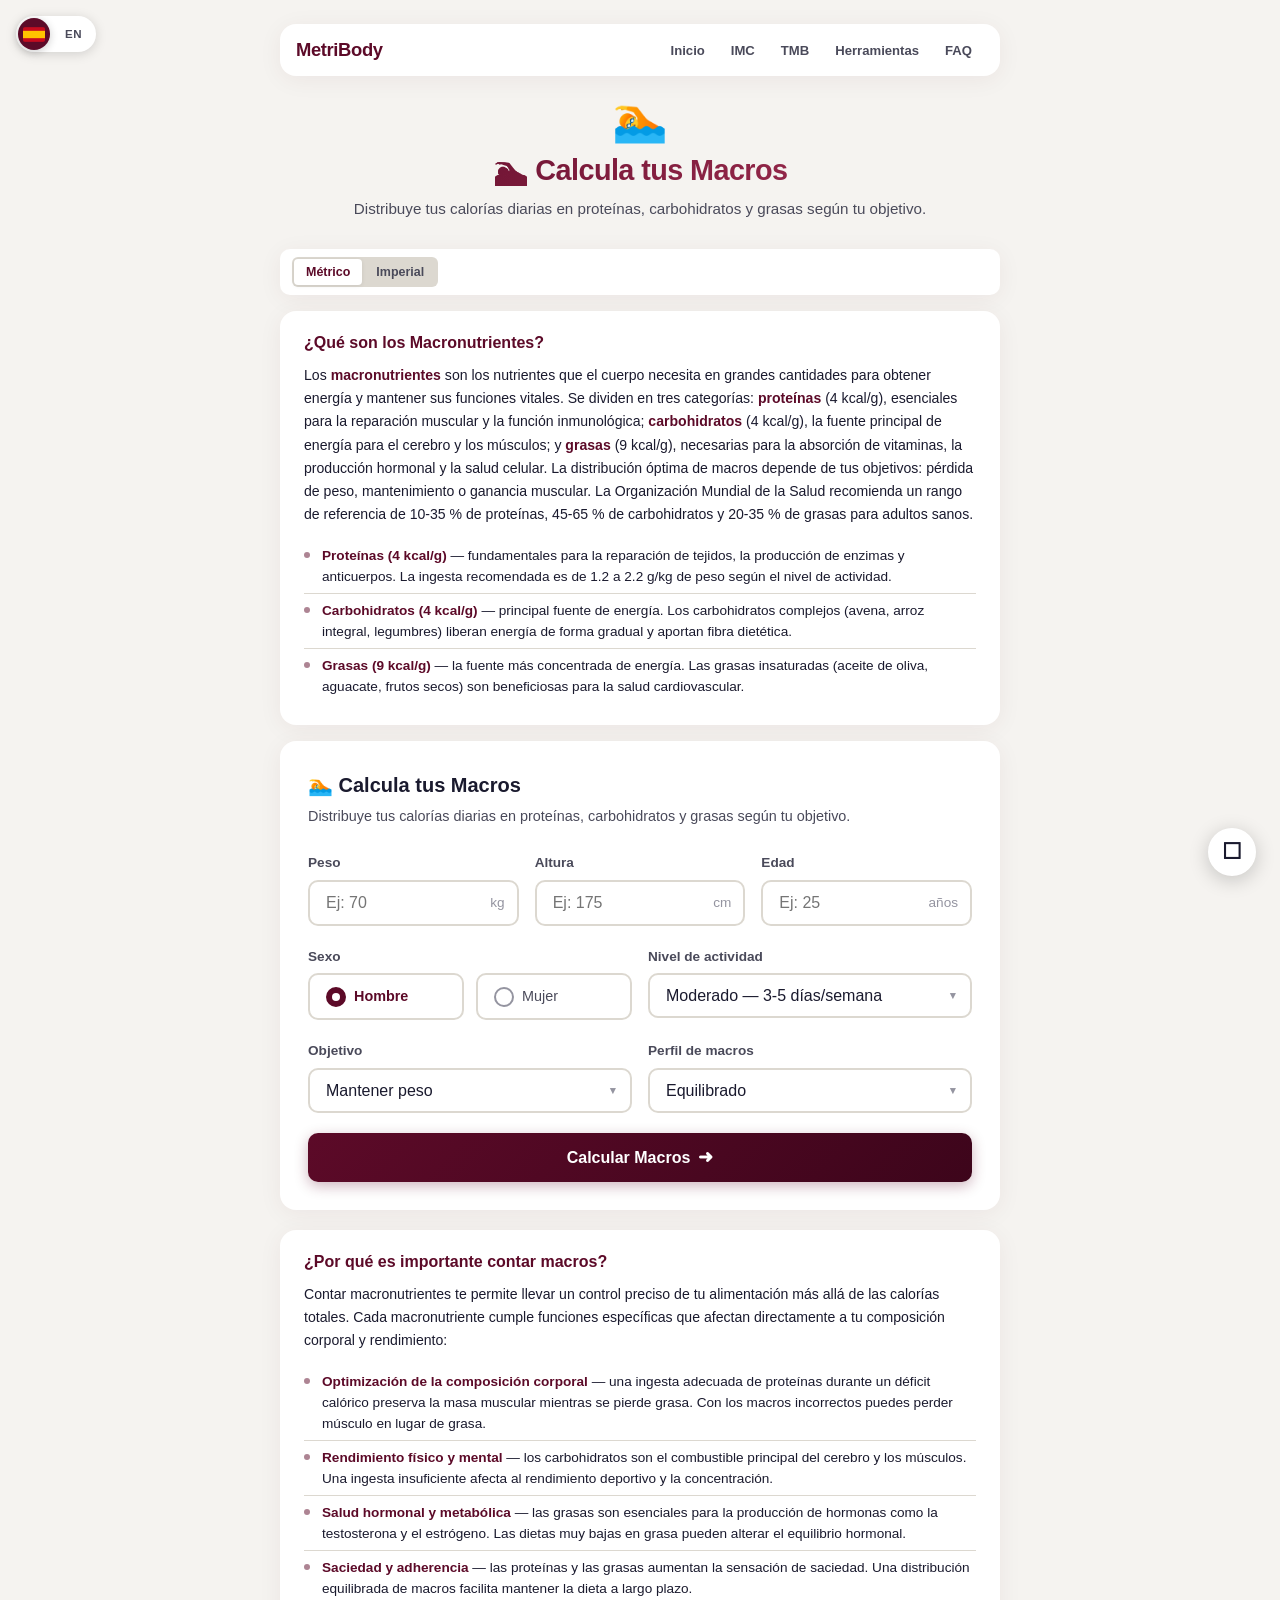
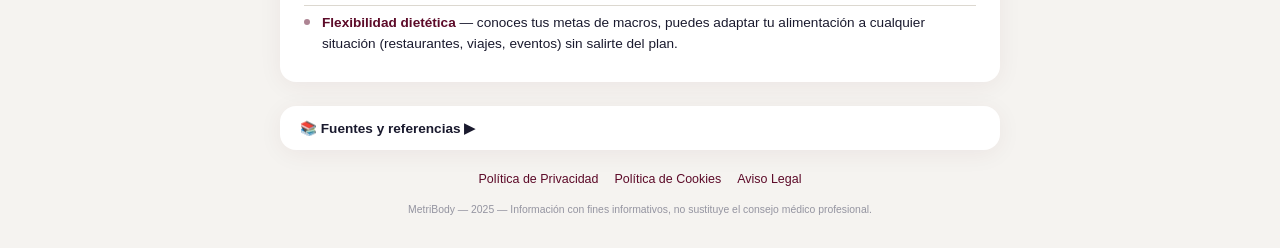
<file: macros.html>
<!DOCTYPE html>
<html lang="es">
<head>
  <meta charset="UTF-8">
  <meta name="viewport" content="width=device-width, initial-scale=1.0">

  <title data-i18n="macros-titulo-pagina">Calculadora de Macros — Distribuye tus Macronutrientes | MetriBody</title>
  <meta name="description" content="Calcula tus macros gratis. Distribución personalizada de proteínas, carbohidratos y grasas según tu objetivo y nivel de actividad.">
  <meta name="keywords" content="macros, calculadora macros, macronutrientes, proteínas, carbohidratos, grasas, dieta, nutrición">
  <meta name="robots" content="index, follow">
  <meta name="author" content="MetriBody">
  <link rel="canonical" href="https://metribody.netlify.app/macros.html">
  <link rel="alternate" hreflang="es" href="https://metribody.netlify.app/macros.html">
  <link rel="alternate" hreflang="en" href="https://metribody.netlify.app/macros.html">

  <meta property="og:title" data-i18n-attr="content" data-i18n-key="macros-og-titulo" content="Calculadora de Macros gratuita — MetriBody">
  <meta property="og:description" data-i18n-attr="content" data-i18n-key="macros-og-desc" content="Calcula tus macros al instante. Distribución personalizada de proteínas, carbohidratos y grasas según tu objetivo.">
  <meta property="og:type" content="website">
  <meta property="og:url" content="https://metribody.netlify.app/macros.html">

  <meta name="twitter:card" content="summary_large_image">
  <meta name="twitter:title" data-i18n-attr="content" data-i18n-key="macros-tw-titulo" content="Calculadora de Macros — MetriBody">
  <meta name="twitter:description" data-i18n-attr="content" data-i18n-key="macros-tw-desc" content="Calcula tus macros gratis. Proteínas, carbohidratos y grasas personalizados.">

  <script type="application/ld+json">
  {
    "@context": "https://schema.org",
    "@type": "WebApplication",
    "name": "Calculadora de Macros — MetriBody",
    "url": "https://metribody.netlify.app/macros.html",
    "description": "Calcula la distribución de macronutrientes personalizada según tu objetivo y nivel de actividad.",
    "applicationCategory": "HealthApplication",
    "operatingSystem": "All",
    "browserRequirements": "Requires JavaScript",
    "inLanguage": ["es", "en"]
  }
  </script>

  <link rel="icon" type="image/svg+xml" href="favicon.svg">
  <link rel="icon" type="image/svg+xml" href="data:image/svg+xml,%3Csvg xmlns='http://www.w3.org/2000/svg' viewBox='0 0 64 64'%3E%3Crect width='64' height='64' rx='12' fill='%235C0A28'/%3E%3Cpath d='M18 36h8l4-18 4 28 4-18 4 8h4' stroke='%23A9A9A9' stroke-width='3.5' fill='none' stroke-linecap='round' stroke-linejoin='round'/%3E%3C/svg%3E">
  <link rel="apple-touch-icon" href="favicon.svg">
  <link rel="stylesheet" href="styles/style.css">
</head>
<body>

<a href="#contenido-principal" class="enlace-salto">Saltar al contenido</a>

<div class="selector-idioma" id="selector-idioma" role="switch" aria-checked="true" aria-label="Cambiar idioma" tabindex="0">
  <div class="pista-idioma" id="pista-idioma">
    <span class="texto-es">ES</span>
    <span class="texto-en">EN</span>
    <div class="deslizador-idioma" id="deslizador-idioma">
      <svg class="bandera" viewBox="0 0 30 20" xmlns="http://www.w3.org/2000/svg">
        <rect width="30" height="20" fill="#C60B1E"/>
        <rect y="5" width="30" height="10" fill="#FFC400"/>
      </svg>
    </div>
  </div>
</div>

<nav class="navegacion-principal" aria-label="Navegación principal">
  <div class="nav-marca">MetriBody</div>
  <ul class="nav-lista">
    <li><a href="index.html" class="nav-link" aria-current="page" data-i18n="nav-inicio">Inicio</a></li>
    <li><a href="imc.html" class="nav-link" data-i18n="nav-imc">IMC</a></li>
    <li><a href="tmb.html" class="nav-link" data-i18n="nav-tmb">TMB</a></li>
    <li class="nav-desplegable">
      <button class="nav-link" data-i18n="nav-herramientas">Herramientas</button>
      <ul class="nav-submenu">
        <li><a href="imc.html" class="nav-link" data-i18n="nav-imc">IMC</a></li>
        <li><a href="tmb.html" class="nav-link" data-i18n="nav-tmb">TMB</a></li>
        <li><a href="macros.html" class="nav-link" data-i18n="nav-macros">Macros</a></li>
        <li><span class="nav-link" data-i18n="nav-calorias" style="opacity:0.6">Calorías</span></li>
        <li><span class="nav-link" data-i18n="nav-grasa" style="opacity:0.6">Grasa Corporal</span></li>
      </ul>
    </li>
    <li><a href="#faq" class="nav-link" data-i18n="nav-faq">FAQ</a></li>
  </ul>
  <button class="nav-toggle" aria-label="Menú" aria-expanded="false">&#9776;</button>
</nav>

<main class="contenedor" id="contenido-principal">

  <section class="calculadoras-seccion">

    <header class="encabezado">
      <div class="icono-encabezado" aria-hidden="true">&#127946;</div>
      <h1 data-i18n="macros-titulo">&#127946; Calcula tus Macros</h1>
      <p data-i18n="macros-desc">Distribuye tus calorías diarias en proteínas, carbohidratos y grasas según tu objetivo.</p>
    </header>

    <div class="barra-herramientas" role="toolbar" aria-label="Opciones">
      <div class="grupo-herramientas">
        <button class="herramienta herramienta-unidad activa" data-unidad="metrico" title="Sistema métrico" aria-label="Cambiar a métrico" data-i18n="metrico">Métrico</button>
        <button class="herramienta herramienta-unidad" data-unidad="imperial" title="Sistema imperial" aria-label="Cambiar a imperial" data-i18n="imperial">Imperial</button>
      </div>
    </div>

    <div class="info-box info-superior">
      <h2 class="info-box-titulo" data-i18n="macros-que-es-titulo">¿Qué son los Macronutrientes?</h2>
      <p class="info-box-texto" data-i18n="macros-que-es-texto">Los <strong>macronutrientes</strong> son los nutrientes que el cuerpo necesita en grandes cantidades para obtener energía y mantener sus funciones vitales. Se dividen en tres categorías: <strong>proteínas</strong> (4 kcal/g), <strong>carbohidratos</strong> (4 kcal/g) y <strong>grasas</strong> (9 kcal/g). La distribución óptima depende de tus objetivos personales.</p>
      <ul class="info-box-lista" data-i18n="macros-que-es-lista">
        <li><strong>Proteínas (4 kcal/g)</strong> — fundamentales para la reparación de tejidos y la función inmunológica.</li>
        <li><strong>Carbohidratos (4 kcal/g)</strong> — principal fuente de energía para el cerebro y los músculos.</li>
        <li><strong>Grasas (9 kcal/g)</strong> — necesarias para la absorción de vitaminas y la producción hormonal.</li>
      </ul>
    </div>

    <article class="tarjeta">
      <header class="encabezado-tarjeta">
        <h2 data-i18n="macros-titulo">&#127946; Calcula tus Macros</h2>
        <p data-i18n="macros-desc">Distribuye tus calorías diarias en proteínas, carbohidratos y grasas según tu objetivo.</p>
      </header>
      <form id="formulario-macros" class="formulario" novalidate>
        <div class="fila-formulario fila-formulario-3">
          <div class="grupo-formulario">
            <label for="peso-macros" data-i18n="peso">Peso <span class="unidad" id="unidad-peso-macros">(kg)</span></label>
            <div class="envoltorio-input">
              <input type="number" id="peso-macros" name="peso" data-i18n-placeholder="placeholder-peso" placeholder="Ej: 70" min="1" max="500" step="0.1" required>
              <span class="unidad-input" id="unidad-input-peso-macros" aria-hidden="true">kg</span>
            </div>
          </div>
          <div class="grupo-formulario">
            <label for="altura-macros" data-i18n="altura">Altura <span class="unidad" id="unidad-altura-macros">(cm)</span></label>
            <div class="envoltorio-input">
              <input type="number" id="altura-macros" name="altura" data-i18n-placeholder="placeholder-altura" placeholder="Ej: 175" min="1" max="300" step="0.1" required>
              <span class="unidad-input" id="unidad-input-altura-macros" aria-hidden="true">cm</span>
            </div>
          </div>
          <div class="grupo-formulario">
            <label for="edad-macros" data-i18n="edad">Edad <span class="unidad">(a&ntilde;os)</span></label>
            <div class="envoltorio-input">
              <input type="number" id="edad-macros" name="edad" placeholder="Ej: 25" min="1" max="120" required>
              <span class="unidad-input" aria-hidden="true">a&ntilde;os</span>
            </div>
          </div>
        </div>

        <div class="fila-formulario">
          <div class="grupo-formulario">
            <label data-i18n="sexo">Sexo</label>
            <div class="grupo-radio">
              <label class="btn-radio">
                <input type="radio" name="sexo-macros" value="hombre" checked>
                <span class="indicador-radio" aria-hidden="true"></span>
                <span class="etiqueta-radio" data-i18n="hombre">Hombre</span>
              </label>
              <label class="btn-radio">
                <input type="radio" name="sexo-macros" value="mujer">
                <span class="indicador-radio" aria-hidden="true"></span>
                <span class="etiqueta-radio" data-i18n="mujer">Mujer</span>
              </label>
            </div>
          </div>
          <div class="grupo-formulario">
            <label for="actividad-macros" data-i18n="actividad">Nivel de actividad</label>
            <div class="envoltorio-select">
              <select id="actividad-macros" name="actividad" required>
                <option value="1.2" data-i18n="act-sed">Sedentario — poco o ning&uacute;n ejercicio</option>
                <option value="1.375" data-i18n="act-lig">Ligero — 1-3 d&iacute;as/semana</option>
                <option value="1.55" selected data-i18n="act-mod">Moderado — 3-5 d&iacute;as/semana</option>
                <option value="1.725" data-i18n="act-act">Activo — 6-7 d&iacute;as/semana</option>
                <option value="1.9" data-i18n="act-ext">Muy activo — 2 veces/d&iacute;a o trabajo f&iacute;sico</option>
              </select>
              <span class="flecha-select" aria-hidden="true">&#9660;</span>
            </div>
          </div>
        </div>

        <div class="fila-formulario">
          <div class="grupo-formulario">
            <label for="objetivo-macros" data-i18n="objetivo">Objetivo</label>
            <div class="envoltorio-select">
              <select id="objetivo-macros" name="objetivo" required>
                <option value="deficit" data-i18n="objetivo-deficit">Perder peso</option>
                <option value="mant" selected data-i18n="objetivo-mant">Mantener peso</option>
                <option value="super" data-i18n="objetivo-super">Ganar peso</option>
              </select>
              <span class="flecha-select" aria-hidden="true">&#9660;</span>
            </div>
          </div>
          <div class="grupo-formulario">
            <label for="perfil-macros" data-i18n="perfil-macro">Perfil de macros</label>
            <div class="envoltorio-select">
              <select id="perfil-macros" name="perfil" required>
                <option value="balan" selected data-i18n="macro-balan">Equilibrado</option>
                <option value="lowcarb" data-i18n="macro-lowcarb">Bajo en carbohidratos</option>
                <option value="highprot" data-i18n="macro-highprot">Alto en proteínas</option>
                <option value="keto" data-i18n="macro-keto">Cetogénico</option>
                <option value="highcarb" data-i18n="macro-highcarb">Alto en carbohidratos</option>
              </select>
              <span class="flecha-select" aria-hidden="true">&#9660;</span>
            </div>
          </div>
        </div>

        <button type="submit" class="btn btn-primario" id="btn-macros">
          <span class="texto-btn" data-i18n="btn-macros">Calcular Macros</span>
          <span class="icono-btn" aria-hidden="true">&#10140;</span>
        </button>
      </form>
    </article>

    <div class="tarjeta-resultado" id="resultado-macros" style="display:none" role="region" aria-live="polite">
      <div class="macros-resumen">
        <div class="metrica-tmb">
          <output class="valor-metrica" id="macros-calorias-valor">0</output>
          <div class="etiqueta-metrica" data-i18n="macros-total-calorias">Calor&iacute;as totales</div>
          <div class="descripcion-metrica" id="macros-objetivo-label">kcal/d&iacute;a</div>
        </div>
      </div>

      <div class="macros-grid" id="macros-grid">
        <div class="macros-card macros-card-pro">
          <div class="macros-card-header">
            <span class="macros-card-dot" style="background:#ef4444"></span>
            <span class="macros-card-name" data-i18n="macros-proteina">Prote&iacute;nas</span>
          </div>
          <output class="macros-card-grams" id="macros-proteina-valor">0</output>
          <div class="macros-card-unit" data-i18n="macros-gramos">g/d&iacute;a</div>
          <div class="macros-card-pct">
            <output id="macros-proteina-pct">0</output><span data-i18n="macros-porcentaje">%</span>
          </div>
        </div>
        <div class="macros-card macros-card-carbs">
          <div class="macros-card-header">
            <span class="macros-card-dot" style="background:#f59e0b"></span>
            <span class="macros-card-name" data-i18n="macros-carbohidratos">Carbohidratos</span>
          </div>
          <output class="macros-card-grams" id="macros-carbohidratos-valor">0</output>
          <div class="macros-card-unit" data-i18n="macros-gramos">g/d&iacute;a</div>
          <div class="macros-card-pct">
            <output id="macros-carbohidratos-pct">0</output><span data-i18n="macros-porcentaje">%</span>
          </div>
        </div>
        <div class="macros-card macros-card-fat">
          <div class="macros-card-header">
            <span class="macros-card-dot" style="background:#8b5cf6"></span>
            <span class="macros-card-name" data-i18n="macros-grasa">Grasas</span>
          </div>
          <output class="macros-card-grams" id="macros-grasa-valor">0</output>
          <div class="macros-card-unit" data-i18n="macros-gramos">g/d&iacute;a</div>
          <div class="macros-card-pct">
            <output id="macros-grasa-pct">0</output><span data-i18n="macros-porcentaje">%</span>
          </div>
        </div>
      </div>

      <div class="macros-bar" id="macros-bar">
        <div class="macros-bar-segment" id="macros-bar-pro" style="width:30%;background:#ef4444"></div>
        <div class="macros-bar-segment" id="macros-bar-carbs" style="width:40%;background:#f59e0b"></div>
        <div class="macros-bar-segment" id="macros-bar-fat" style="width:30%;background:#8b5cf6"></div>
      </div>

      <div class="nota-tmb" data-i18n="macros-nota">
        <strong>&#9432; Nota:</strong> Estas cifras son estimaciones. Las necesidades individuales pueden variar. Consulta a un profesional de la salud antes de iniciar cualquier plan nutricional.
      </div>
    </div>

    <div class="info-box info-inferior">
      <h2 class="info-box-titulo" data-i18n="macros-importancia-titulo">¿Por qué es importante contar macros?</h2>
      <p class="info-box-texto" data-i18n="macros-importancia-texto">Contar macronutrientes te permite llevar un control preciso de tu alimentación más allá de las calorías totales. Cada macronutriente cumple funciones específicas que afectan directamente a tu composición corporal y rendimiento:</p>
      <ul class="info-box-lista" data-i18n="macros-importancia-lista">
        <li><strong>Optimización de la composición corporal</strong> — las proteínas preservan la masa muscular durante un déficit calórico.</li>
        <li><strong>Rendimiento físico y mental</strong> — los carbohidratos son el combustible del cerebro y los músculos.</li>
        <li><strong>Salud hormonal y metabólica</strong> — las grasas son esenciales para la producción hormonal.</li>
        <li><strong>Saciedad y adherencia</strong> — proteínas y grasas aumentan la saciedad, facilitando la dieta.</li>
        <li><strong>Flexibilidad dietética</strong> — al conocer tus macros, puedes adaptarte a cualquier situación.</li>
      </ul>
    </div>

  </section>

  <!-- Referencias -->
  <div class="referencias" id="referencias">
    <button class="ref-toggle" id="ref-toggle" data-i18n="ref-titulo">📚 Fuentes y referencias ▶</button>
    <div class="ref-lista" id="ref-lista">
      <ol>
        <li><a href="https://www.who.int/news-room/fact-sheets/detail/obesity-and-overweight" target="_blank" rel="noopener noreferrer" data-i18n="ref-1">WHO — Obesity and overweight</a></li>
        <li><a href="https://pubmed.ncbi.nlm.nih.gov/2305711/" target="_blank" rel="noopener noreferrer" data-i18n="ref-6">PubMed / NIH — Mifflin-St Jeor original study</a></li>
        <li><a href="https://www.aesan.gob.es/" target="_blank" rel="noopener noreferrer" data-i18n="ref-7">AESAN — Agencia Española de Seguridad Alimentaria y Nutrición</a></li>
        <li><a href="https://www.seen.es/calculadoras/calculadora-imc" target="_blank" rel="noopener noreferrer" data-i18n="ref-8">SEEN — Sociedad Española de Endocrinología y Nutrición</a></li>
      </ol>
    </div>
  </div>

</main>

<footer class="pie-pagina">
  <div class="footer-enlaces">
    <a href="privacidad.html" data-i18n="footer-privacidad">Política de Privacidad</a>
    <a href="cookies.html" data-i18n="footer-cookies">Política de Cookies</a>
    <a href="aviso-legal.html" data-i18n="footer-aviso">Aviso Legal</a>
  </div>
  <p><small data-i18n="footer">MetriBody — 2025 — Información con fines informativos, no sustituye el consejo médico profesional.</small></p>
</footer>

<button class="herramienta btn-modo-oscuro-fijo" id="btn-modo-oscuro" title="Modo oscuro" aria-label="Alternar modo oscuro">
  <span class="icono-modo" id="icono-modo">&#9790;</span>
</button>

<script src="scripts/script.js" defer></script>
</body>
</html>
</file>
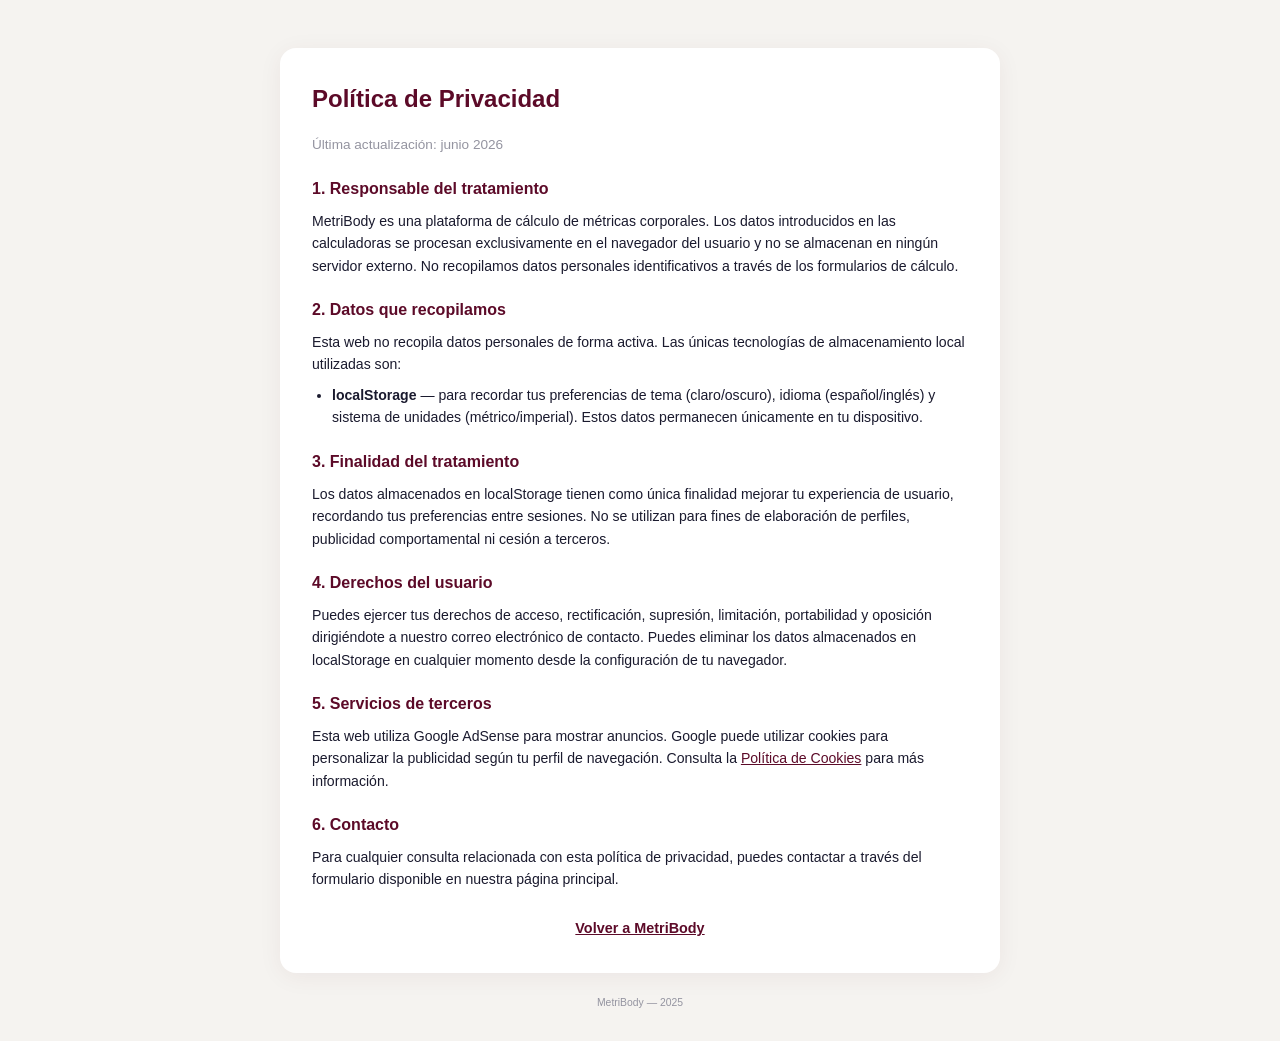
<file: privacidad.html>
<!DOCTYPE html>
<html lang="es">
<head>
  <meta charset="UTF-8">
  <meta name="viewport" content="width=device-width, initial-scale=1.0">
  <title>Política de Privacidad — MetriBody</title>
  <meta name="description" content="Política de privacidad de MetriBody. Información sobre el tratamiento de datos personales en nuestras calculadoras de IMC, TMB y métricas corporales.">
  <meta name="robots" content="index, follow">
  <link rel="canonical" href="https://metribody.netlify.app/privacidad.html">
  <link rel="stylesheet" href="styles/style.css">
  <link rel="icon" type="image/svg+xml" href="favicon.svg">
</head>
<body>
  <main class="contenedor" style="padding-top: 24px;">
    <article style="background: var(--superficie); border-radius: var(--radio); box-shadow: var(--sombra); padding: 32px;">
      <h1 style="font-size: 1.5rem; font-weight: 800; color: var(--vino); margin-bottom: 16px;">Política de Privacidad</h1>
      <p style="font-size: 0.85rem; color: var(--texto-sutil); margin-bottom: 20px;">Última actualización: junio 2026</p>

      <section style="margin-bottom: 20px;">
        <h2 style="font-size: 1rem; font-weight: 700; color: var(--vino); margin-bottom: 8px;">1. Responsable del tratamiento</h2>
        <p style="font-size: 0.88rem; line-height: 1.6; color: var(--texto);">MetriBody es una plataforma de cálculo de métricas corporales. Los datos introducidos en las calculadoras se procesan exclusivamente en el navegador del usuario y no se almacenan en ningún servidor externo. No recopilamos datos personales identificativos a través de los formularios de cálculo.</p>
      </section>

      <section style="margin-bottom: 20px;">
        <h2 style="font-size: 1rem; font-weight: 700; color: var(--vino); margin-bottom: 8px;">2. Datos que recopilamos</h2>
        <p style="font-size: 0.88rem; line-height: 1.6; color: var(--texto);">Esta web no recopila datos personales de forma activa. Las únicas tecnologías de almacenamiento local utilizadas son:</p>
        <ul style="font-size: 0.88rem; line-height: 1.6; color: var(--texto); padding-left: 20px; margin-top: 8px;">
          <li><strong>localStorage</strong> — para recordar tus preferencias de tema (claro/oscuro), idioma (español/inglés) y sistema de unidades (métrico/imperial). Estos datos permanecen únicamente en tu dispositivo.</li>
        </ul>
      </section>

      <section style="margin-bottom: 20px;">
        <h2 style="font-size: 1rem; font-weight: 700; color: var(--vino); margin-bottom: 8px;">3. Finalidad del tratamiento</h2>
        <p style="font-size: 0.88rem; line-height: 1.6; color: var(--texto);">Los datos almacenados en localStorage tienen como única finalidad mejorar tu experiencia de usuario, recordando tus preferencias entre sesiones. No se utilizan para fines de elaboración de perfiles, publicidad comportamental ni cesión a terceros.</p>
      </section>

      <section style="margin-bottom: 20px;">
        <h2 style="font-size: 1rem; font-weight: 700; color: var(--vino); margin-bottom: 8px;">4. Derechos del usuario</h2>
        <p style="font-size: 0.88rem; line-height: 1.6; color: var(--texto);">Puedes ejercer tus derechos de acceso, rectificación, supresión, limitación, portabilidad y oposición dirigiéndote a nuestro correo electrónico de contacto. Puedes eliminar los datos almacenados en localStorage en cualquier momento desde la configuración de tu navegador.</p>
      </section>

      <section style="margin-bottom: 20px;">
        <h2 style="font-size: 1rem; font-weight: 700; color: var(--vino); margin-bottom: 8px;">5. Servicios de terceros</h2>
        <p style="font-size: 0.88rem; line-height: 1.6; color: var(--texto);">Esta web utiliza Google AdSense para mostrar anuncios. Google puede utilizar cookies para personalizar la publicidad según tu perfil de navegación. Consulta la <a href="cookies.html" style="color: var(--vino);">Política de Cookies</a> para más información.</p>
      </section>

      <section style="margin-bottom: 20px;">
        <h2 style="font-size: 1rem; font-weight: 700; color: var(--vino); margin-bottom: 8px;">6. Contacto</h2>
        <p style="font-size: 0.88rem; line-height: 1.6; color: var(--texto);">Para cualquier consulta relacionada con esta política de privacidad, puedes contactar a través del formulario disponible en nuestra página principal.</p>
      </section>

      <p style="margin-top: 24px; text-align: center;"><a href="index.html" style="color: var(--vino); font-weight: 600; font-size: 0.9rem;">Volver a MetriBody</a></p>
    </article>
    <footer class="pie-pagina"><p><small>MetriBody — 2025</small></p></footer>
  </main>
</body>
</html>
</file>
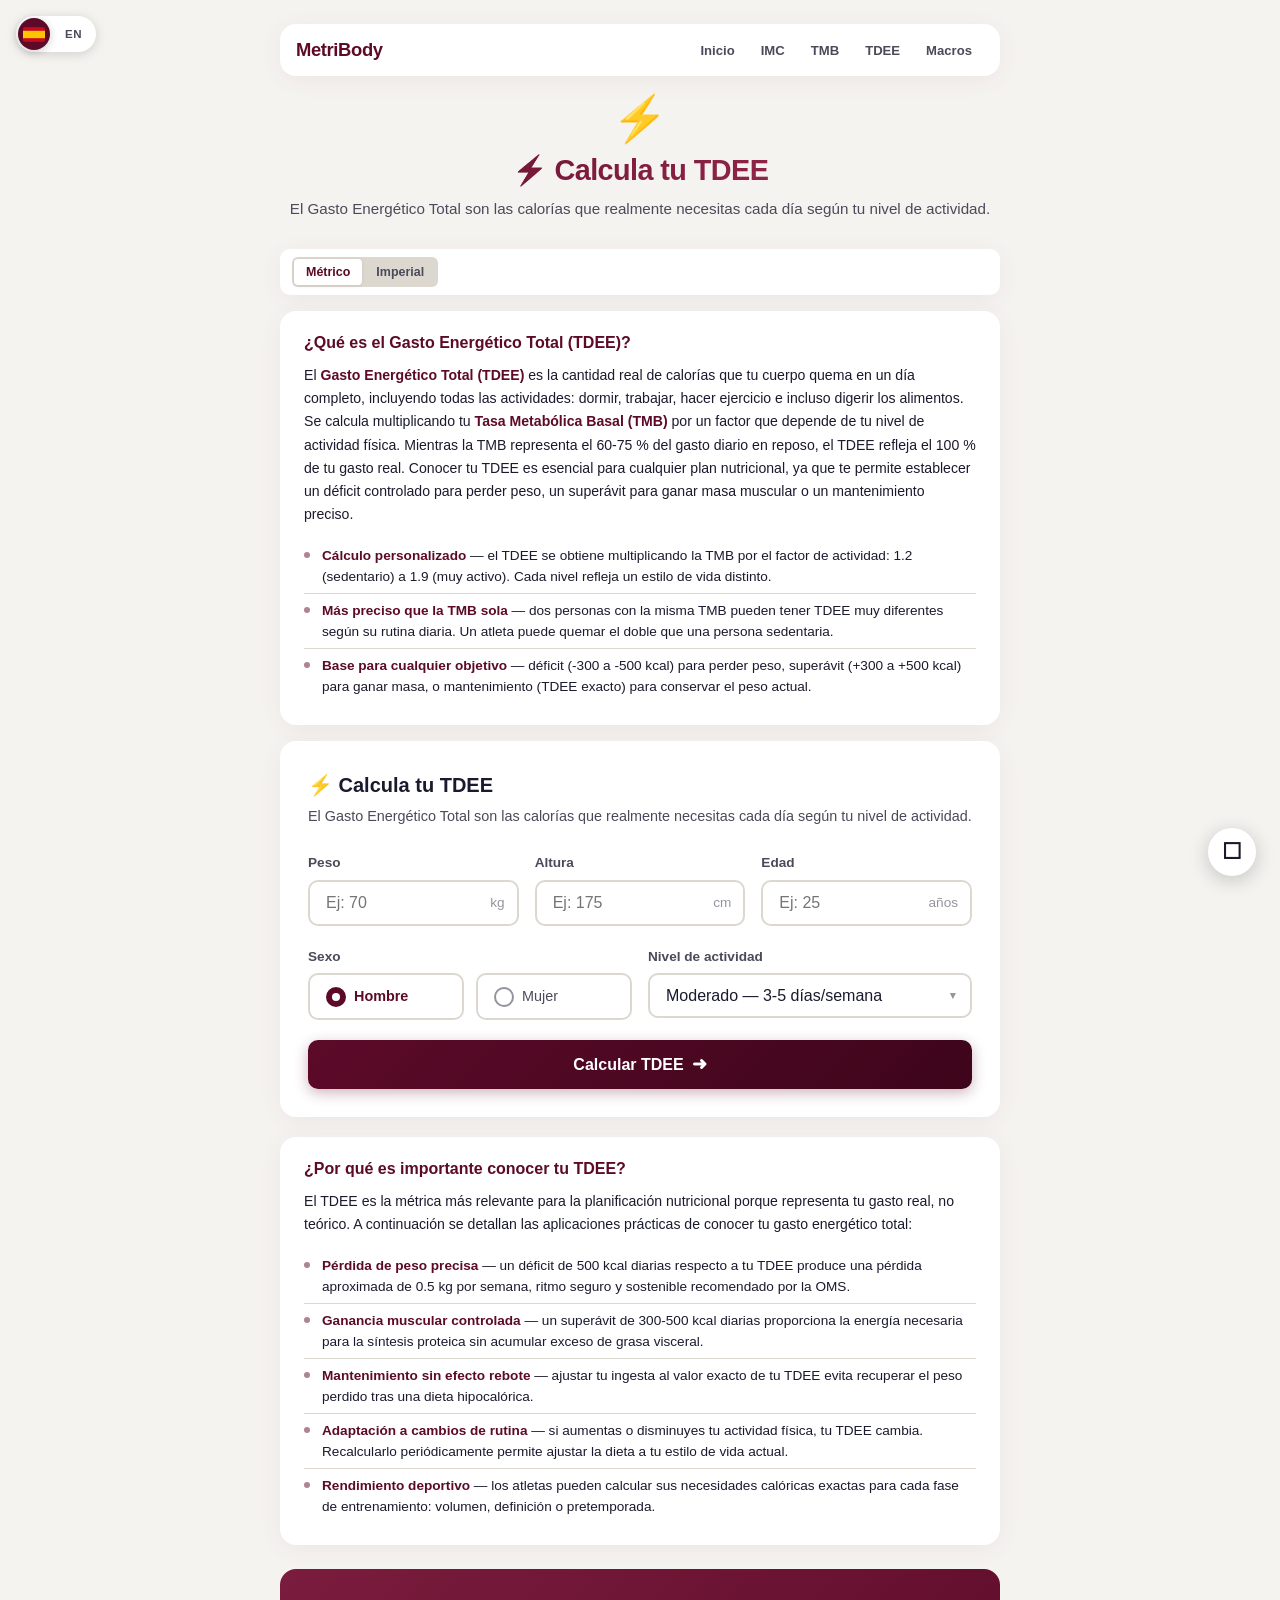
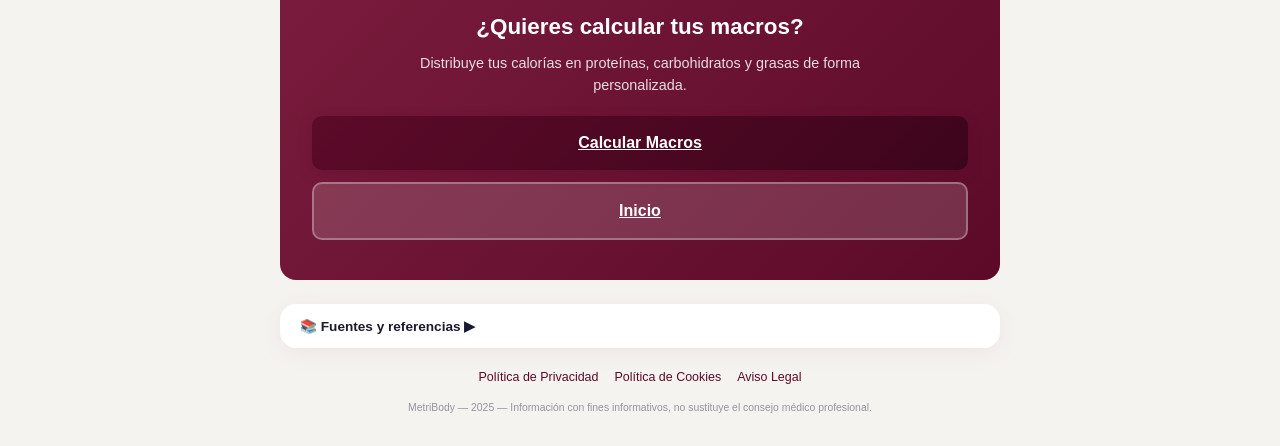
<file: tdee.html>
<!DOCTYPE html>
<html lang="es">
<head>
  <meta charset="UTF-8">
  <meta name="viewport" content="width=device-width, initial-scale=1.0">

  <title data-i18n="tdee-titulo-pagina">Calculadora de TDEE — Calcula tu Gasto Energético Total | MetriBody</title>
  <meta name="description" content="Calcula tu TDEE gratis. Gasto Energético Total según tu actividad, déficit calórico, mantenimiento y superávit.">
  <meta name="keywords" content="TDEE, calculadora TDEE, gasto energético total, calorías diarias, déficit calórico, actividad física, metabolismo">
  <meta name="robots" content="index, follow">
  <meta name="author" content="MetriBody">
  <link rel="canonical" href="https://metribody.netlify.app/tdee.html">
  <link rel="alternate" hreflang="es" href="https://metribody.netlify.app/tdee.html">
  <link rel="alternate" hreflang="en" href="https://metribody.netlify.app/tdee.html">

  <meta property="og:title" data-i18n-attr="content" data-i18n-key="tdee-og-titulo" content="Calculadora de TDEE gratuita — MetriBody">
  <meta property="og:description" data-i18n-attr="content" data-i18n-key="tdee-og-desc" content="Calcula tu TDEE al instante. Gasto Energético Total según tu actividad, déficit calórico y más.">
  <meta property="og:type" content="website">
  <meta property="og:url" content="https://metribody.netlify.app/tdee.html">

  <meta name="twitter:card" content="summary_large_image">
  <meta name="twitter:title" data-i18n-attr="content" data-i18n-key="tdee-tw-titulo" content="Calculadora de TDEE — MetriBody">
  <meta name="twitter:description" data-i18n-attr="content" data-i18n-key="tdee-tw-desc" content="Calcula tu TDEE gratis. Gasto energético total, déficit y superávit calórico.">

  <script type="application/ld+json">
  {
    "@context": "https://schema.org",
    "@type": "WebApplication",
    "name": "Calculadora de TDEE — MetriBody",
    "url": "https://metribody.netlify.app/tdee.html",
    "description": "Calcula tu Gasto Energético Total con la ecuación Mifflin-St Jeor y comparativa por nivel de actividad.",
    "applicationCategory": "HealthApplication",
    "operatingSystem": "All",
    "browserRequirements": "Requires JavaScript",
    "inLanguage": ["es", "en"]
  }
  </script>

  <link rel="icon" type="image/svg+xml" href="favicon.svg">
  <link rel="icon" type="image/svg+xml" href="data:image/svg+xml,%3Csvg xmlns='http://www.w3.org/2000/svg' viewBox='0 0 64 64'%3E%3Crect width='64' height='64' rx='12' fill='%235C0A28'/%3E%3Cpath d='M18 36h8l4-18 4 28 4-18 4 8h4' stroke='%23A9A9A9' stroke-width='3.5' fill='none' stroke-linecap='round' stroke-linejoin='round'/%3E%3C/svg%3E">
  <link rel="apple-touch-icon" href="favicon.svg">
  <link rel="stylesheet" href="styles/style.css">
</head>
<body>

<a href="#contenido-principal" class="enlace-salto">Saltar al contenido</a>

<div class="selector-idioma" id="selector-idioma" role="switch" aria-checked="true" aria-label="Cambiar idioma" tabindex="0">
  <div class="pista-idioma" id="pista-idioma">
    <span class="texto-es">ES</span>
    <span class="texto-en">EN</span>
    <div class="deslizador-idioma" id="deslizador-idioma">
      <svg class="bandera" viewBox="0 0 30 20" xmlns="http://www.w3.org/2000/svg">
        <rect width="30" height="20" fill="#C60B1E"/>
        <rect y="5" width="30" height="10" fill="#FFC400"/>
      </svg>
    </div>
  </div>
</div>

<nav class="navegacion-principal" aria-label="Navegación principal">
  <div class="nav-marca">MetriBody</div>
  <ul class="nav-lista">
    <li><a href="index.html" class="nav-link" data-i18n="nav-inicio">Inicio</a></li>
    <li><a href="imc.html" class="nav-link" data-i18n="nav-imc">IMC</a></li>
    <li><a href="tmb.html" class="nav-link" data-i18n="nav-tmb">TMB</a></li>
    <li><a href="tdee.html" class="nav-link" aria-current="page" data-i18n="nav-tdee">TDEE</a></li>
    <li><a href="macros.html" class="nav-link" data-i18n="nav-macros">Macros</a></li>
  </ul>
  <button class="nav-toggle" aria-label="Menú" aria-expanded="false">&#9776;</button>
</nav>

<main class="contenedor" id="contenido-principal">

  <section class="calculadoras-seccion">

    <header class="encabezado">
      <div class="icono-encabezado" aria-hidden="true">&#9889;</div>
      <h1 data-i18n="tdee-titulo">&#26A1; Calcula tu TDEE</h1>
      <p data-i18n="tdee-desc">El Gasto Energético Total son las calorías que realmente necesitas cada día según tu nivel de actividad.</p>
    </header>

    <div class="barra-herramientas" role="toolbar" aria-label="Opciones">
      <div class="grupo-herramientas">
        <button class="herramienta herramienta-unidad activa" data-unidad="metrico" title="Sistema métrico" aria-label="Cambiar a métrico" data-i18n="metrico">Métrico</button>
        <button class="herramienta herramienta-unidad" data-unidad="imperial" title="Sistema imperial" aria-label="Cambiar a imperial" data-i18n="imperial">Imperial</button>
      </div>
    </div>

    <div class="info-box info-superior">
      <h2 class="info-box-titulo" data-i18n="tdee-que-es-titulo">¿Qué es el Gasto Energético Total (TDEE)?</h2>
      <p class="info-box-texto" data-i18n="tdee-que-es-texto">El <strong>Gasto Energético Total (TDEE)</strong> es la cantidad real de calorías que tu cuerpo quema en un día completo, incluyendo todas las actividades: dormir, trabajar, hacer ejercicio e incluso digerir los alimentos. Se calcula multiplicando tu <strong>Tasa Metabólica Basal (TMB)</strong> por un factor que depende de tu nivel de actividad física.</p>
      <ul class="info-box-lista" data-i18n="tdee-que-es-lista">
        <li><strong>Cálculo personalizado</strong> — el TDEE se obtiene multiplicando la TMB por el factor de actividad: 1.2 (sedentario) a 1.9 (muy activo).</li>
        <li><strong>Más preciso que la TMB sola</strong> — dos personas con la misma TMB pueden tener TDEE muy diferentes según su rutina diaria.</li>
        <li><strong>Base para cualquier objetivo</strong> — déficit para perder peso, superávit para ganar masa, o mantenimiento.</li>
      </ul>
    </div>

    <article class="tarjeta">
      <header class="encabezado-tarjeta">
        <h2 data-i18n="tdee-titulo">&#26A1; Calcula tu TDEE</h2>
        <p data-i18n="tdee-desc">El Gasto Energético Total son las calorías que realmente necesitas cada día según tu nivel de actividad.</p>
      </header>
      <form id="formulario-tdee" class="formulario" novalidate>
        <div class="fila-formulario fila-formulario-3">
          <div class="grupo-formulario">
            <label for="peso-tdee" data-i18n="peso">Peso <span class="unidad" id="unidad-peso-tdee">(kg)</span></label>
            <div class="envoltorio-input">
              <input type="number" id="peso-tdee" name="peso" data-i18n-placeholder="placeholder-peso" placeholder="Ej: 70" min="1" max="500" step="0.1" required>
              <span class="unidad-input" id="unidad-input-peso-tdee" aria-hidden="true">kg</span>
            </div>
          </div>
          <div class="grupo-formulario">
            <label for="altura-tdee" data-i18n="altura">Altura <span class="unidad" id="unidad-altura-tdee">(cm)</span></label>
            <div class="envoltorio-input">
              <input type="number" id="altura-tdee" name="altura" data-i18n-placeholder="placeholder-altura" placeholder="Ej: 175" min="1" max="300" step="0.1" required>
              <span class="unidad-input" id="unidad-input-altura-tdee" aria-hidden="true">cm</span>
            </div>
          </div>
          <div class="grupo-formulario">
            <label for="edad-tdee" data-i18n="edad">Edad <span class="unidad">(a&ntilde;os)</span></label>
            <div class="envoltorio-input">
              <input type="number" id="edad-tdee" name="edad" placeholder="Ej: 25" min="1" max="120" required>
              <span class="unidad-input" aria-hidden="true">a&ntilde;os</span>
            </div>
          </div>
        </div>

        <div class="fila-formulario">
          <div class="grupo-formulario">
            <label data-i18n="sexo">Sexo</label>
            <div class="grupo-radio">
              <label class="btn-radio">
                <input type="radio" name="sexo-tdee" value="hombre" checked>
                <span class="indicador-radio" aria-hidden="true"></span>
                <span class="etiqueta-radio" data-i18n="hombre">Hombre</span>
              </label>
              <label class="btn-radio">
                <input type="radio" name="sexo-tdee" value="mujer">
                <span class="indicador-radio" aria-hidden="true"></span>
                <span class="etiqueta-radio" data-i18n="mujer">Mujer</span>
              </label>
            </div>
          </div>
          <div class="grupo-formulario">
            <label for="actividad-tdee" data-i18n="actividad">Nivel de actividad</label>
            <div class="envoltorio-select">
              <select id="actividad-tdee" name="actividad" required>
                <option value="1.2" data-i18n="act-sed">Sedentario — poco o ning&uacute;n ejercicio</option>
                <option value="1.375" data-i18n="act-lig">Ligero — 1-3 d&iacute;as/semana</option>
                <option value="1.55" selected data-i18n="act-mod">Moderado — 3-5 d&iacute;as/semana</option>
                <option value="1.725" data-i18n="act-act">Activo — 6-7 d&iacute;as/semana</option>
                <option value="1.9" data-i18n="act-ext">Muy activo — 2 veces/d&iacute;a o trabajo f&iacute;sico</option>
              </select>
              <span class="flecha-select" aria-hidden="true">&#9660;</span>
            </div>
          </div>
        </div>

        <button type="submit" class="btn btn-primario" id="btn-tdee">
          <span class="texto-btn" data-i18n="btn-tdee">Calcular TDEE</span>
          <span class="icono-btn" aria-hidden="true">&#10140;</span>
        </button>
      </form>
    </article>

    <div class="tarjeta-resultado" id="resultado-tdee" style="display:none" role="region" aria-live="polite">
      <div class="cuadricula-tmb">
        <div class="metrica-tmb">
          <output class="valor-metrica" id="tdee-bmr-valor">0</output>
          <div class="etiqueta-metrica"><span data-i18n="tdee-bmr-label">TMB</span> <span class="unidad">kcal/d&iacute;a</span></div>
          <div class="descripcion-metrica" data-i18n="desc-tmb">Metabolismo basal en reposo</div>
        </div>
        <div class="separador-tmb" aria-hidden="true">&rarr;</div>
        <div class="metrica-tmb">
          <output class="valor-metrica" id="tdee-tdee-valor">0</output>
          <div class="etiqueta-metrica"><span data-i18n="tdee-tdee-label">TDEE</span> <span class="unidad">kcal/d&iacute;a</span></div>
          <div class="descripcion-metrica" data-i18n="desc-tdee">Gasto energ&eacute;tico total</div>
        </div>
      </div>

      <div class="recomendaciones-tmb">
        <div class="tarjeta-recomendacion recomendacion-deficit">
          <div class="titulo-recomendacion" data-i18n="deficit-tit">D&eacute;ficit <span class="emoji-recomendacion" aria-hidden="true">&#128200;</span></div>
          <output class="valor-recomendacion" id="tdee-deficit-valor">0</output>
          <div class="descripcion-recomendacion" data-i18n="deficit-desc">kcal/d&iacute;a para perder <span id="tdee-perdida-valor">0</span> <span class="unidad-perdida" id="tdee-unidad-perdida">kg</span>/semana</div>
        </div>
        <div class="tarjeta-recomendacion recomendacion-mant">
          <div class="titulo-recomendacion" data-i18n="mant-tit">Mantenimiento <span class="emoji-recomendacion" aria-hidden="true">&#9888;</span></div>
          <output class="valor-recomendacion" id="tdee-mant-valor">0</output>
          <div class="descripcion-recomendacion" data-i18n="mant-desc">kcal/d&iacute;a para mantener tu peso</div>
        </div>
        <div class="tarjeta-recomendacion recomendacion-super">
          <div class="titulo-recomendacion" data-i18n="super-tit">Super&aacute;vit <span class="emoji-recomendacion" aria-hidden="true">&#128170;</span></div>
          <output class="valor-recomendacion" id="tdee-superavit-valor">0</output>
          <div class="descripcion-recomendacion" data-i18n="super-desc">kcal/d&iacute;a para ganar <span id="tdee-ganancia-valor">0</span> <span class="unidad-ganancia" id="tdee-unidad-ganancia">kg</span>/semana</div>
        </div>
      </div>

      <div class="tabla-imc" role="table" aria-label="Comparativa TDEE por nivel de actividad" id="tdee-tabla">
        <div class="encabezado-tabla" role="row" data-i18n="tdee-tabla-niveles">Comparativa por nivel de actividad</div>
        <div class="fila-tabla" role="row" data-factor="1.2"><span role="cell" data-i18n="nivel-sed">Sedentario</span><span role="cell"><span class="tdee-tabla-valor">0</span> kcal/d&iacute;a</span></div>
        <div class="fila-tabla" role="row" data-factor="1.375"><span role="cell" data-i18n="nivel-lig">Ligero</span><span role="cell"><span class="tdee-tabla-valor">0</span> kcal/d&iacute;a</span></div>
        <div class="fila-tabla" role="row" data-factor="1.55"><span role="cell" data-i18n="nivel-mod">Moderado</span><span role="cell"><span class="tdee-tabla-valor">0</span> kcal/d&iacute;a</span></div>
        <div class="fila-tabla" role="row" data-factor="1.725"><span role="cell" data-i18n="nivel-act">Activo</span><span role="cell"><span class="tdee-tabla-valor">0</span> kcal/d&iacute;a</span></div>
        <div class="fila-tabla" role="row" data-factor="1.9"><span role="cell" data-i18n="nivel-ext">Muy activo</span><span role="cell"><span class="tdee-tabla-valor">0</span> kcal/d&iacute;a</span></div>
      </div>

      <div class="nota-tmb" data-i18n="tdee-nota">
        <strong>&#9432; Nota:</strong> Estas cifras son estimaciones basadas en la ecuaci&oacute;n Mifflin-St Jeor. Consulta a un profesional de la salud antes de iniciar cualquier dieta o plan de ejercicio.
      </div>
    </div>

    <div class="info-box info-inferior">
      <h2 class="info-box-titulo" data-i18n="tdee-importancia-titulo">¿Por qué es importante conocer tu TDEE?</h2>
      <p class="info-box-texto" data-i18n="tdee-importancia-texto">El TDEE es la métrica más relevante para la planificación nutricional porque representa tu gasto real, no teórico. A continuación se detallan las aplicaciones prácticas de conocer tu gasto energético total:</p>
      <ul class="info-box-lista" data-i18n="tdee-importancia-lista">
        <li><strong>Pérdida de peso precisa</strong> — un déficit de 500 kcal diarias respecto a tu TDEE produce una pérdida aproximada de 0.5 kg por semana.</li>
        <li><strong>Ganancia muscular controlada</strong> — un superávit de 300-500 kcal diarias proporciona la energía necesaria para la síntesis proteica.</li>
        <li><strong>Mantenimiento sin efecto rebote</strong> — ajustar tu ingesta al TDEE exacto evita recuperar el peso perdido.</li>
        <li><strong>Adaptación a cambios de rutina</strong> — si cambia tu actividad física, tu TDEE cambia. Recalcúlało periódicamente.</li>
        <li><strong>Rendimiento deportivo</strong> — calcula tus necesidades calóricas exactas para cada fase de entrenamiento.</li>
      </ul>
    </div>

  </section>

  <!-- CTA to Macros -->
  <section class="cta-seccion" aria-label="Calcula tus macros">
    <h2 class="cta-titulo" data-i18n="tdee-cta-titulo">¿Quieres calcular tus macros?</h2>
    <p class="cta-desc" data-i18n="tdee-cta-desc">Distribuye tus calorías en proteínas, carbohidratos y grasas de forma personalizada.</p>
    <div class="cta-acciones">
      <a href="macros.html" class="btn btn-primario" data-i18n="tdee-cta-btn">Calcular Macros</a>
      <a href="index.html" class="btn btn-secundario" data-i18n="nav-inicio">Volver al inicio</a>
    </div>
  </section>

  <!-- Referencias -->
  <div class="referencias" id="referencias">
    <button class="ref-toggle" id="ref-toggle" data-i18n="ref-titulo">📚 Fuentes y referencias ▶</button>
    <div class="ref-lista" id="ref-lista">
      <ol>
        <li><a href="https://www.who.int/news-room/fact-sheets/detail/obesity-and-overweight" target="_blank" rel="noopener noreferrer" data-i18n="ref-1">WHO — Obesity and overweight</a></li>
        <li><a href="https://pubmed.ncbi.nlm.nih.gov/2305711/" target="_blank" rel="noopener noreferrer" data-i18n="ref-6">PubMed / NIH — Mifflin-St Jeor original study</a></li>
        <li><a href="https://www.aesan.gob.es/" target="_blank" rel="noopener noreferrer" data-i18n="ref-7">AESAN — Agencia Española de Seguridad Alimentaria y Nutrición</a></li>
        <li><a href="https://www.seen.es/calculadoras/calculadora-imc" target="_blank" rel="noopener noreferrer" data-i18n="ref-8">SEEN — Sociedad Española de Endocrinología y Nutrición</a></li>
      </ol>
    </div>
  </div>

</main>

<footer class="pie-pagina">
  <div class="footer-enlaces">
    <a href="privacidad.html" data-i18n="footer-privacidad">Política de Privacidad</a>
    <a href="cookies.html" data-i18n="footer-cookies">Política de Cookies</a>
    <a href="aviso-legal.html" data-i18n="footer-aviso">Aviso Legal</a>
  </div>
  <p><small data-i18n="footer">MetriBody — 2025 — Información con fines informativos, no sustituye el consejo médico profesional.</small></p>
</footer>

<button class="herramienta btn-modo-oscuro-fijo" id="btn-modo-oscuro" title="Modo oscuro" aria-label="Alternar modo oscuro">
  <span class="icono-modo" id="icono-modo">&#9790;</span>
</button>

<script src="scripts/script.js" defer></script>
</body>
</html>
</file>
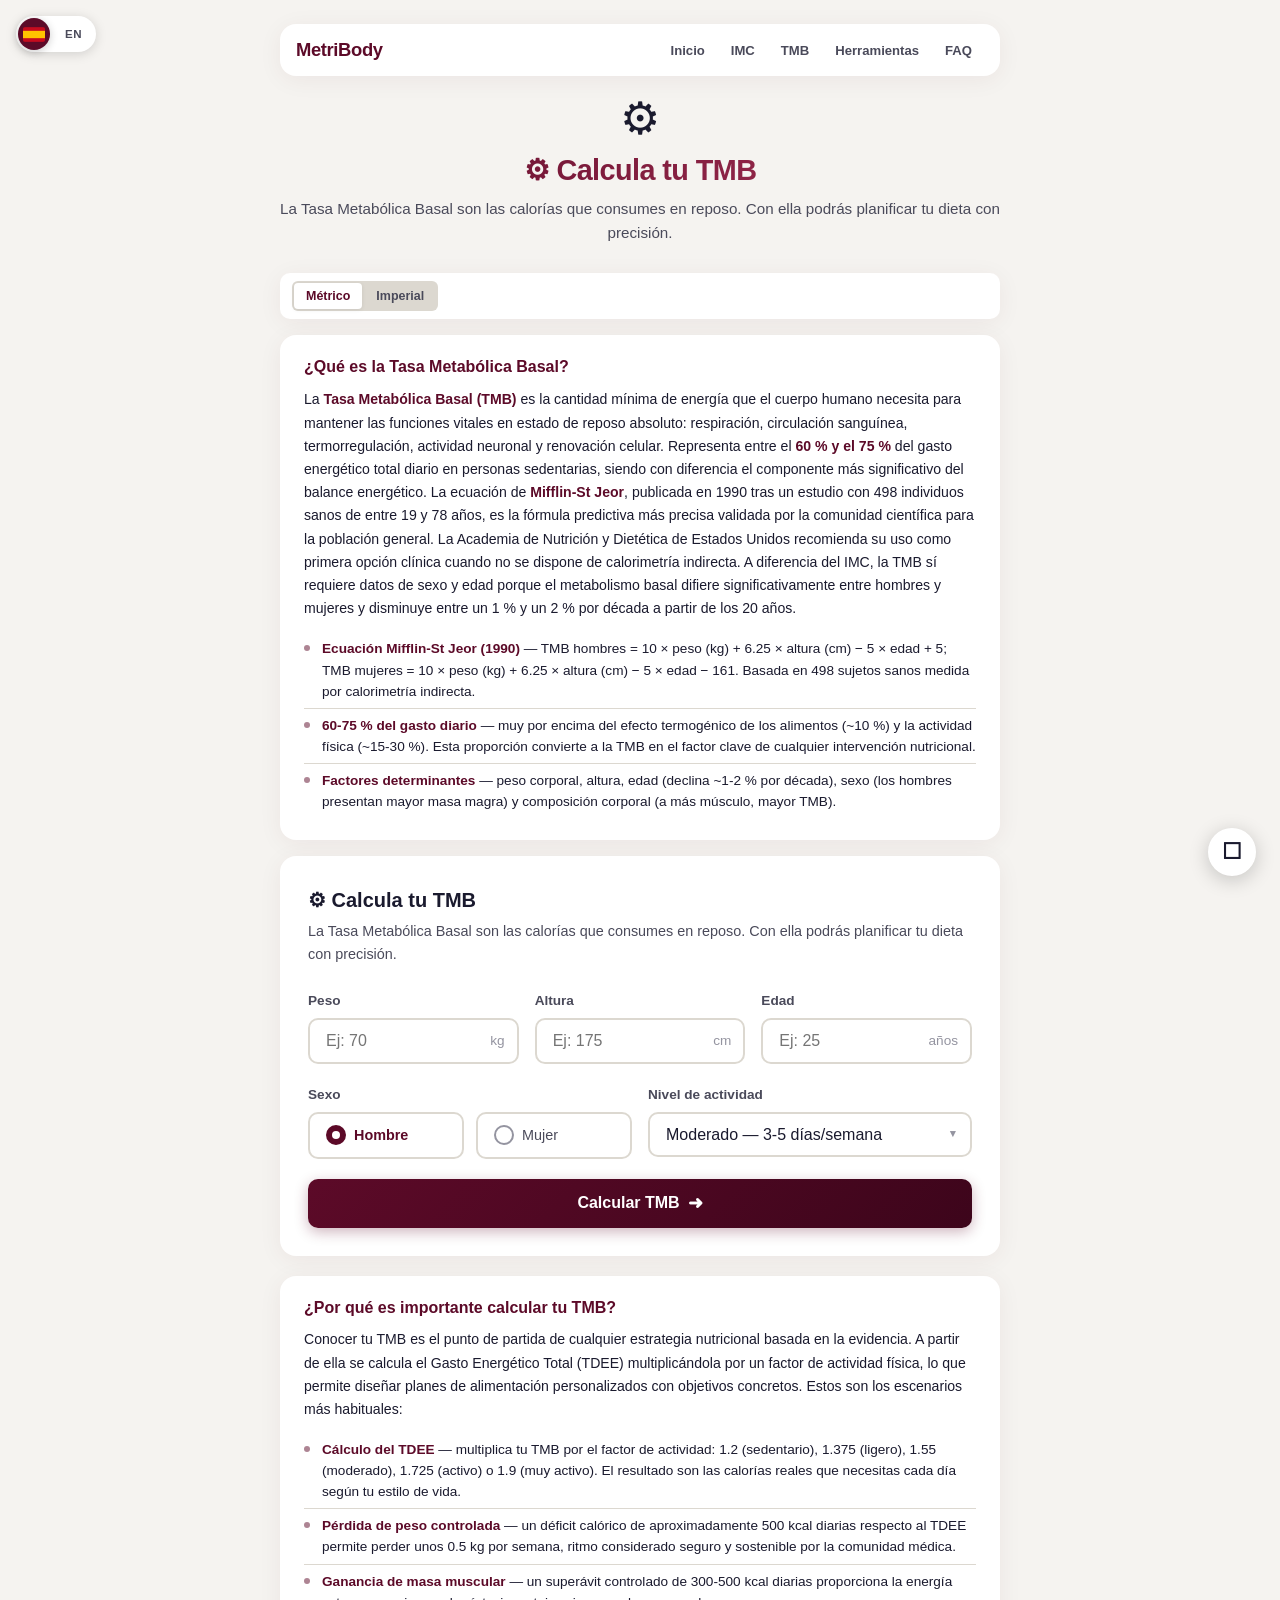
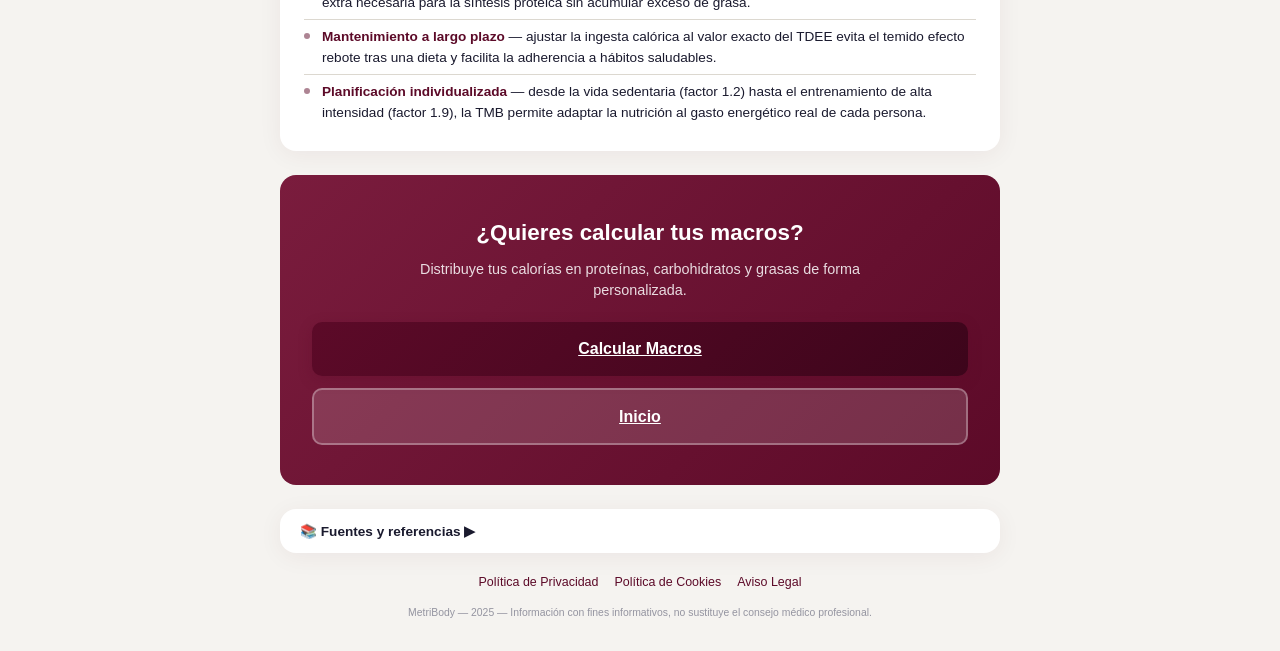
<file: tmb.html>
<!DOCTYPE html>
<html lang="es">
<head>
  <meta charset="UTF-8">
  <meta name="viewport" content="width=device-width, initial-scale=1.0">

  <title data-i18n="tmb-titulo-pagina">Calculadora de TMB — Calcula tu Tasa Metabólica Basal | MetriBody</title>
  <meta name="description" content="Calcula tu TMB y TDEE gratis. Ecuación Mifflin-St Jeor, déficit calórico y recomendaciones personalizadas para tu dieta.">
  <meta name="keywords" content="TMB, calculadora TMB, tasa metabólica basal, TDEE, calorías, déficit calórico, Mifflin-St Jeor, metabolismo basal">
  <meta name="robots" content="index, follow">
  <meta name="author" content="MetriBody">
  <link rel="canonical" href="https://metribody.netlify.app/tmb.html">
  <link rel="alternate" hreflang="es" href="https://metribody.netlify.app/tmb.html">
  <link rel="alternate" hreflang="en" href="https://metribody.netlify.app/tmb.html">

  <meta property="og:title" data-i18n-attr="content" data-i18n-key="tmb-og-titulo" content="Calculadora de TMB gratuita — MetriBody">
  <meta property="og:description" data-i18n-attr="content" data-i18n-key="tmb-og-desc" content="Calcula tu TMB y TDEE gratis. Ecuación Mifflin-St Jeor, déficit calórico y más.">
  <meta property="og:type" content="website">
  <meta property="og:url" content="https://metribody.netlify.app/tmb.html">

  <meta name="twitter:card" content="summary_large_image">
  <meta name="twitter:title" data-i18n-attr="content" data-i18n-key="tmb-tw-titulo" content="Calculadora de TMB — MetriBody">
  <meta name="twitter:description" data-i18n-attr="content" data-i18n-key="tmb-tw-desc" content="Calcula tu TMB gratis. TDEE, déficit y superávit calórico.">

  <script type="application/ld+json">
  {
    "@context": "https://schema.org",
    "@type": "WebApplication",
    "name": "Calculadora de TMB — MetriBody",
    "url": "https://metribody.netlify.app/tmb.html",
    "description": "Calcula tu Tasa Metabólica Basal y TDEE con la ecuación Mifflin-St Jeor.",
    "applicationCategory": "HealthApplication",
    "operatingSystem": "All",
    "browserRequirements": "Requires JavaScript",
    "inLanguage": ["es", "en"]
  }
  </script>

  <link rel="icon" type="image/svg+xml" href="favicon.svg">
  <link rel="icon" type="image/svg+xml" href="data:image/svg+xml,%3Csvg xmlns='http://www.w3.org/2000/svg' viewBox='0 0 64 64'%3E%3Crect width='64' height='64' rx='12' fill='%235C0A28'/%3E%3Cpath d='M18 36h8l4-18 4 28 4-18 4 8h4' stroke='%23A9A9A9' stroke-width='3.5' fill='none' stroke-linecap='round' stroke-linejoin='round'/%3E%3C/svg%3E">
  <link rel="apple-touch-icon" href="favicon.svg">
  <link rel="stylesheet" href="styles/style.css">
</head>
<body>

<a href="#contenido-principal" class="enlace-salto">Saltar al contenido</a>

<div class="selector-idioma" id="selector-idioma" role="switch" aria-checked="true" aria-label="Cambiar idioma" tabindex="0">
  <div class="pista-idioma" id="pista-idioma">
    <span class="texto-es">ES</span>
    <span class="texto-en">EN</span>
    <div class="deslizador-idioma" id="deslizador-idioma">
      <svg class="bandera" viewBox="0 0 30 20" xmlns="http://www.w3.org/2000/svg">
        <rect width="30" height="20" fill="#C60B1E"/>
        <rect y="5" width="30" height="10" fill="#FFC400"/>
      </svg>
    </div>
  </div>
</div>

<nav class="navegacion-principal" aria-label="Navegación principal">
  <div class="nav-marca">MetriBody</div>
  <ul class="nav-lista">
    <li><a href="index.html" class="nav-link" aria-current="page" data-i18n="nav-inicio">Inicio</a></li>
    <li><a href="imc.html" class="nav-link" data-i18n="nav-imc">IMC</a></li>
    <li><a href="tmb.html" class="nav-link" data-i18n="nav-tmb">TMB</a></li>
    <li class="nav-desplegable">
      <button class="nav-link" data-i18n="nav-herramientas">Herramientas</button>
      <ul class="nav-submenu">
        <li><a href="imc.html" class="nav-link" data-i18n="nav-imc">IMC</a></li>
        <li><a href="tmb.html" class="nav-link" data-i18n="nav-tmb">TMB</a></li>
        <li><a href="macros.html" class="nav-link" data-i18n="nav-macros">Macros</a></li>
        <li><span class="nav-link" data-i18n="nav-calorias" style="opacity:0.6">Calorías</span></li>
        <li><span class="nav-link" data-i18n="nav-grasa" style="opacity:0.6">Grasa Corporal</span></li>
      </ul>
    </li>
    <li><a href="#faq" class="nav-link" data-i18n="nav-faq">FAQ</a></li>
  </ul>
  <button class="nav-toggle" aria-label="Menú" aria-expanded="false">&#9776;</button>
</nav>

<main class="contenedor" id="contenido-principal">

  <section class="calculadoras-seccion">

    <header class="encabezado">
      <div class="icono-encabezado" aria-hidden="true">&#9881;</div>
      <h1 data-i18n="tmb-titulo">&#9881; Calcula tu TMB</h1>
      <p data-i18n="tmb-desc">La Tasa Metabólica Basal son las calor&iacute;as que consumes en reposo. Con ella podr&aacute;s planificar tu dieta con precisi&oacute;n.</p>
    </header>

    <div class="barra-herramientas" role="toolbar" aria-label="Opciones">
      <div class="grupo-herramientas">
        <button class="herramienta herramienta-unidad activa" data-unidad="metrico" title="Sistema métrico" aria-label="Cambiar a métrico" data-i18n="metrico">Métrico</button>
        <button class="herramienta herramienta-unidad" data-unidad="imperial" title="Sistema imperial" aria-label="Cambiar a imperial" data-i18n="imperial">Imperial</button>
      </div>
    </div>

    <div class="info-box info-superior">
      <h2 class="info-box-titulo" data-i18n="tmb-que-es-titulo">¿Qué es la Tasa Metabólica Basal?</h2>
      <p class="info-box-texto" data-i18n="tmb-que-es-texto">La <strong>Tasa Metabólica Basal (TMB)</strong> es la cantidad mínima de energía que el cuerpo humano necesita para mantener las funciones vitales en estado de reposo absoluto: respiración, circulación sanguínea, termorregulación, actividad neuronal y renovación celular. Representa entre el <strong>60 % y el 75 %</strong> del gasto energético total diario en personas sedentarias, siendo con diferencia el componente más significativo del balance energético. La ecuación de <strong>Mifflin-St Jeor</strong>, publicada en 1990 tras un estudio con 498 individuos sanos de entre 19 y 78 años, es la fórmula predictiva más precisa validada por la comunidad científica para la población general. La Academia de Nutrición y Dietética de Estados Unidos recomienda su uso como primera opción clínica cuando no se dispone de calorimetría indirecta. A diferencia del IMC, la TMB sí requiere datos de sexo y edad porque el metabolismo basal difiere significativamente entre hombres y mujeres y disminuye entre un 1 % y un 2 % por década a partir de los 20 años.</p>
      <ul class="info-box-lista" data-i18n="tmb-que-es-lista">
        <li><strong>Ecuación Mifflin-St Jeor (1990)</strong> — TMB hombres = 10 × peso (kg) + 6.25 × altura (cm) − 5 × edad + 5; TMB mujeres = 10 × peso (kg) + 6.25 × altura (cm) − 5 × edad − 161. Basada en 498 sujetos sanos medida por calorimetría indirecta.</li>
        <li><strong>60-75 % del gasto diario</strong> — muy por encima del efecto termogénico de los alimentos (~10 %) y la actividad física (~15-30 %). Esta proporción convierte a la TMB en el factor clave de cualquier intervención nutricional.</li>
        <li><strong>Factores determinantes</strong> — peso corporal, altura, edad (declina ~1-2 % por década), sexo (los hombres presentan mayor masa magra) y composición corporal (a más músculo, mayor TMB).</li>
      </ul>
    </div>

    <article class="tarjeta">
      <header class="encabezado-tarjeta">
        <h2 data-i18n="tmb-titulo">&#9881; Calcula tu TMB</h2>
        <p data-i18n="tmb-desc">La Tasa Metabólica Basal son las calor&iacute;as que consumes en reposo. Con ella podr&aacute;s planificar tu dieta con precisi&oacute;n.</p>
      </header>
      <form id="formulario-tmb" class="formulario" novalidate>
        <div class="fila-formulario fila-formulario-3">
          <div class="grupo-formulario">
            <label for="peso-tmb" data-i18n="peso">Peso <span class="unidad" id="unidad-peso-tmb">(kg)</span></label>
            <div class="envoltorio-input">
              <input type="number" id="peso-tmb" name="peso" data-i18n-placeholder="placeholder-peso" placeholder="Ej: 70" min="1" max="500" step="0.1" required>
              <span class="unidad-input" id="unidad-input-peso-tmb" aria-hidden="true">kg</span>
            </div>
          </div>
          <div class="grupo-formulario">
            <label for="altura-tmb" data-i18n="altura">Altura <span class="unidad" id="unidad-altura-tmb">(cm)</span></label>
            <div class="envoltorio-input">
              <input type="number" id="altura-tmb" name="altura" data-i18n-placeholder="placeholder-altura" placeholder="Ej: 175" min="1" max="300" step="0.1" required>
              <span class="unidad-input" id="unidad-input-altura-tmb" aria-hidden="true">cm</span>
            </div>
          </div>
          <div class="grupo-formulario">
            <label for="edad-tmb" data-i18n="edad">Edad <span class="unidad">(a&ntilde;os)</span></label>
            <div class="envoltorio-input">
              <input type="number" id="edad-tmb" name="edad" placeholder="Ej: 25" min="1" max="120" required>
              <span class="unidad-input" aria-hidden="true">a&ntilde;os</span>
            </div>
          </div>
        </div>

        <div class="fila-formulario">
          <div class="grupo-formulario">
            <label data-i18n="sexo">Sexo</label>
            <div class="grupo-radio">
              <label class="btn-radio">
                <input type="radio" name="sexo" value="hombre" checked>
                <span class="indicador-radio" aria-hidden="true"></span>
                <span class="etiqueta-radio" data-i18n="hombre">Hombre</span>
              </label>
              <label class="btn-radio">
                <input type="radio" name="sexo" value="mujer">
                <span class="indicador-radio" aria-hidden="true"></span>
                <span class="etiqueta-radio" data-i18n="mujer">Mujer</span>
              </label>
            </div>
          </div>
          <div class="grupo-formulario">
            <label for="actividad-tmb" data-i18n="actividad">Nivel de actividad</label>
            <div class="envoltorio-select">
              <select id="actividad-tmb" name="actividad" required>
                <option value="1.2" data-i18n="act-sed">Sedentario — poco o ning&uacute;n ejercicio</option>
                <option value="1.375" data-i18n="act-lig">Ligero — 1-3 d&iacute;as/semana</option>
                <option value="1.55" selected data-i18n="act-mod">Moderado — 3-5 d&iacute;as/semana</option>
                <option value="1.725" data-i18n="act-act">Activo — 6-7 d&iacute;as/semana</option>
                <option value="1.9" data-i18n="act-ext">Muy activo — 2 veces/d&iacute;a o trabajo f&iacute;sico</option>
              </select>
              <span class="flecha-select" aria-hidden="true">&#9660;</span>
            </div>
          </div>
        </div>

        <button type="submit" class="btn btn-primario" id="btn-tmb">
          <span class="texto-btn" data-i18n="btn-tmb">Calcular TMB</span>
          <span class="icono-btn" aria-hidden="true">&#10140;</span>
        </button>
      </form>
    </article>

    <div class="tarjeta-resultado" id="resultado-tmb" style="display:none" role="region" aria-live="polite">
      <div class="cuadricula-tmb">
        <div class="metrica-tmb">
          <output class="valor-metrica" id="tmb-valor">0</output>
          <div class="etiqueta-metrica">TMB <span class="unidad">kcal/d&iacute;a</span></div>
          <div class="descripcion-metrica" data-i18n="desc-tmb">Metabolismo basal en reposo</div>
        </div>
        <div class="separador-tmb" aria-hidden="true">&rarr;</div>
        <div class="metrica-tmb">
          <output class="valor-metrica" id="tdee-valor">0</output>
          <div class="etiqueta-metrica">TDEE <span class="unidad">kcal/d&iacute;a</span></div>
          <div class="descripcion-metrica" data-i18n="desc-tdee">Gasto energ&eacute;tico total</div>
        </div>
      </div>

      <div class="recomendaciones-tmb">
        <div class="tarjeta-recomendacion recomendacion-deficit">
          <div class="titulo-recomendacion" data-i18n="deficit-tit">D&eacute;ficit <span class="emoji-recomendacion" aria-hidden="true">&#128200;</span></div>
          <output class="valor-recomendacion" id="deficit-valor">0</output>
          <div class="descripcion-recomendacion" data-i18n="deficit-desc">kcal/d&iacute;a para perder <span id="perdida-valor">0</span> <span class="unidad-perdida" id="unidad-perdida">kg</span>/semana</div>
        </div>
        <div class="tarjeta-recomendacion recomendacion-mant">
          <div class="titulo-recomendacion" data-i18n="mant-tit">Mantenimiento <span class="emoji-recomendacion" aria-hidden="true">&#9888;</span></div>
          <output class="valor-recomendacion" id="mant-valor">0</output>
          <div class="descripcion-recomendacion" data-i18n="mant-desc">kcal/d&iacute;a para mantener tu peso</div>
        </div>
        <div class="tarjeta-recomendacion recomendacion-super">
          <div class="titulo-recomendacion" data-i18n="super-tit">Super&aacute;vit <span class="emoji-recomendacion" aria-hidden="true">&#128170;</span></div>
          <output class="valor-recomendacion" id="superavit-valor">0</output>
          <div class="descripcion-recomendacion" data-i18n="super-desc">kcal/d&iacute;a para ganar <span id="ganancia-valor">0</span> <span class="unidad-ganancia" id="unidad-ganancia">kg</span>/semana</div>
        </div>
      </div>

      <div class="tabla-imc" role="table" aria-label="Comparativa TDEE por nivel de actividad" style="margin-bottom:16px">
        <div class="encabezado-tabla" role="row" data-i18n="tdee-tabla-niveles">TDEE - Comparativa por nivel de actividad</div>
        <div class="fila-tabla" role="row" data-factor="1.2"><span role="cell" data-i18n="nivel-sed">Sedentario</span><span role="cell"><span class="tdee-tabla-valor">0</span> kcal/d&iacute;a</span></div>
        <div class="fila-tabla" role="row" data-factor="1.375"><span role="cell" data-i18n="nivel-lig">Ligero</span><span role="cell"><span class="tdee-tabla-valor">0</span> kcal/d&iacute;a</span></div>
        <div class="fila-tabla" role="row" data-factor="1.55"><span role="cell" data-i18n="nivel-mod">Moderado</span><span role="cell"><span class="tdee-tabla-valor">0</span> kcal/d&iacute;a</span></div>
        <div class="fila-tabla" role="row" data-factor="1.725"><span role="cell" data-i18n="nivel-act">Activo</span><span role="cell"><span class="tdee-tabla-valor">0</span> kcal/d&iacute;a</span></div>
        <div class="fila-tabla" role="row" data-factor="1.9"><span role="cell" data-i18n="nivel-ext">Muy activo</span><span role="cell"><span class="tdee-tabla-valor">0</span> kcal/d&iacute;a</span></div>
      </div>

      <div class="nota-tmb" data-i18n="tmb-nota">
        <strong>&#9432; Nota:</strong> Estas cifras son estimaciones basadas en la ecuaci&oacute;n Mifflin-St Jeor. Consulta a un profesional de la salud antes de iniciar cualquier dieta o plan de ejercicio.
      </div>
    </div>

    <div class="info-box info-inferior">
      <h2 class="info-box-titulo" data-i18n="tmb-importancia-titulo">¿Por qué es importante calcular tu TMB?</h2>
      <p class="info-box-texto" data-i18n="tmb-importancia-texto">Conocer tu TMB es el punto de partida de cualquier estrategia nutricional basada en la evidencia. A partir de ella se calcula el Gasto Energético Total (TDEE) multiplicándola por un factor de actividad física, lo que permite diseñar planes de alimentación personalizados con objetivos concretos. Estos son los escenarios más habituales:</p>
      <ul class="info-box-lista" data-i18n="tmb-importancia-lista">
        <li><strong>Cálculo del TDEE</strong> — multiplica tu TMB por el factor de actividad: 1.2 (sedentario), 1.375 (ligero), 1.55 (moderado), 1.725 (activo) o 1.9 (muy activo). El resultado son las calorías reales que necesitas cada día según tu estilo de vida.</li>
        <li><strong>Pérdida de peso controlada</strong> — un déficit calórico de aproximadamente 500 kcal diarias respecto al TDEE permite perder unos 0.5 kg por semana, ritmo considerado seguro y sostenible por la comunidad médica.</li>
        <li><strong>Ganancia de masa muscular</strong> — un superávit controlado de 300-500 kcal diarias proporciona la energía extra necesaria para la síntesis proteica sin acumular exceso de grasa.</li>
        <li><strong>Mantenimiento a largo plazo</strong> — ajustar la ingesta calórica al valor exacto del TDEE evita el temido efecto rebote tras una dieta y facilita la adherencia a hábitos saludables.</li>
        <li><strong>Planificación individualizada</strong> — desde la vida sedentaria (factor 1.2) hasta el entrenamiento de alta intensidad (factor 1.9), la TMB permite adaptar la nutrición al gasto energético real de cada persona.</li>
      </ul>
    </div>

  </section>

  <!-- CTA to Macros -->
  <section class="cta-seccion" aria-label="Calcula tus macros">
    <h2 class="cta-titulo" data-i18n="tdee-cta-titulo">¿Quieres calcular tus macros?</h2>
    <p class="cta-desc" data-i18n="tdee-cta-desc">Distribuye tus calorías en proteínas, carbohidratos y grasas de forma personalizada.</p>
    <div class="cta-acciones">
      <a href="macros.html" class="btn btn-primario" data-i18n="tdee-cta-btn">Calcular Macros</a>
      <a href="index.html" class="btn btn-secundario" data-i18n="nav-inicio">Volver al inicio</a>
    </div>
  </section>

  <!-- Referencias -->
  <div class="referencias" id="referencias">
    <button class="ref-toggle" id="ref-toggle" data-i18n="ref-titulo">📚 Fuentes y referencias ▶</button>
    <div class="ref-lista" id="ref-lista">
      <ol>
        <li><a href="https://www.who.int/news-room/fact-sheets/detail/obesity-and-overweight" target="_blank" rel="noopener noreferrer" data-i18n="ref-1">WHO — Obesity and overweight (clasificación del IMC y prevalencia global)</a></li>
        <li><a href="https://www.who.int/data/gho/data/themes/topics/topic-details/GHO/body-mass-index" target="_blank" rel="noopener noreferrer" data-i18n="ref-2">WHO Global Health Observatory — Body mass index (BMI) data portal</a></li>
        <li><a href="https://www.cdc.gov/bmi/adult-calculator/bmi-categories.html" target="_blank" rel="noopener noreferrer" data-i18n="ref-3">CDC — Adult BMI Categories (clasificación oficial de EE.UU.)</a></li>
        <li><a href="https://www.nhlbi.nih.gov/health/educational/lose_wt/BMI/bmicalc.htm" target="_blank" rel="noopener noreferrer" data-i18n="ref-4">NHLBI / NIH — Calculate Your BMI (National Heart, Lung, and Blood Institute)</a></li>
        <li><a href="https://www.heart.org/en/healthy-living/healthy-eating/losing-weight/bmi-in-adults" target="_blank" rel="noopener noreferrer" data-i18n="ref-5">American Heart Association — Body Mass Index in Adults</a></li>
        <li><a href="https://pubmed.ncbi.nlm.nih.gov/2305711/" target="_blank" rel="noopener noreferrer" data-i18n="ref-6">PubMed / NIH — Mifflin-St Jeor original study (Am J Clin Nutr, 1990)</a></li>
        <li><a href="https://www.aesan.gob.es/" target="_blank" rel="noopener noreferrer" data-i18n="ref-7">AESAN — Agencia Española de Seguridad Alimentaria y Nutrición</a></li>
        <li><a href="https://www.seen.es/calculadoras/calculadora-imc" target="_blank" rel="noopener noreferrer" data-i18n="ref-8">SEEN — Sociedad Española de Endocrinología y Nutrición</a></li>
      </ol>
    </div>
  </div>

</main>

<footer class="pie-pagina">
  <div class="footer-enlaces">
    <a href="privacidad.html" data-i18n="footer-privacidad">Política de Privacidad</a>
    <a href="cookies.html" data-i18n="footer-cookies">Política de Cookies</a>
    <a href="aviso-legal.html" data-i18n="footer-aviso">Aviso Legal</a>
  </div>
  <p><small data-i18n="footer">MetriBody — 2025 — Información con fines informativos, no sustituye el consejo médico profesional.</small></p>
</footer>

<button class="herramienta btn-modo-oscuro-fijo" id="btn-modo-oscuro" title="Modo oscuro" aria-label="Alternar modo oscuro">
  <span class="icono-modo" id="icono-modo">&#9790;</span>
</button>

<script src="scripts/script.js" defer></script>
</body>
</html>
</file>
<file: styles/style.css>
/* ============================================
   Calculadora IMC & TMB — Estilos
   Paleta: Deep Burgundy #5C0A28 | Silver #A9A9A9
   ============================================ */

 *,*::before,*::after {
  box-sizing: border-box;
  margin: 0;
  padding: 0;
}

:root {
  --vino: #5C0A28;
  --vino-oscuro: #3D051B;
  --vino-claro: #7A1C3D;
  --vino-brillante: #A83256;
  --plata: #A9A9A9;
  --plata-claro: #D4D4D4;
  --plata-oscuro: #808080;
  --fondo: #F5F3F0;
  --superficie: #FFFFFF;
  --texto: #1a1a2e;
  --texto-secundario: #4a4a5a;
  --texto-sutil: #9494a0;
  --borde: #dcd8d0;
  --borde-enfoque: #5C0A28;
  --exito: #10b981;
  --exito-fondo: #ecfdf5;
  --advertencia: #f59e0b;
  --advertencia-fondo: #fffbeb;
  --peligro: #ef4444;
  --peligro-fondo: #fef2f2;
  --naranja: #f97316;
  --naranja-fondo: #fff7ed;
  --purpura: #8b5cf6;
  --purpura-fondo: #f5f3ff;

  --sombra: 0 4px 24px rgba(92,10,40,0.06);
  --sombra-fuerte: 0 8px 32px rgba(92,10,40,0.10);
  --radio: 16px;
  --radio-pequeno: 10px;
  --radio-mini: 6px;
  --transicion: 0.3s cubic-bezier(0.4, 0, 0.2, 1);
}

html[data-tema="oscuro"] {
  --vino: #A83256;
  --vino-oscuro: #8B1A3E;
  --vino-claro: #C44A6E;
  --vino-brillante: #E06686;
  --plata: #808080;
  --plata-claro: #4a4a5a;
  --plata-oscuro: #A9A9A9;
  --fondo: #121212;
  --superficie: #1e1e2e;
  --texto: #e4e4e7;
  --texto-secundario: #a1a1aa;
  --texto-sutil: #71717a;
  --borde: #3f3f46;
  --borde-enfoque: #A83256;
  --exito-fondo: #064e3b;
  --advertencia-fondo: #451a03;
  --peligro-fondo: #450a0a;
  --naranja-fondo: #431407;
  --purpura-fondo: #2e1065;

  --sombra: 0 4px 24px rgba(0,0,0,0.4);
  --sombra-fuerte: 0 8px 32px rgba(0,0,0,0.5);
}

html {
  font-size: 16px;
  scroll-behavior: smooth;
}

body {
  font-family: -apple-system, BlinkMacSystemFont, 'Segoe UI', Roboto, 'Helvetica Neue', Arial, sans-serif;
  background: var(--fondo);
  color: var(--texto);
  line-height: 1.6;
  min-height: 100vh;
  display: flex;
  flex-direction: column;
  align-items: center;
  padding: 24px;
}

/* ==========================================
   Encabezado
   ========================================== */

.encabezado {
  text-align: center;
  margin-bottom: 28px;
}

.icono-encabezado {
  font-size: 2.8rem;
  line-height: 1;
  margin-bottom: 6px;
}

.encabezado h1 {
  font-size: 1.8rem;
  font-weight: 800;
  letter-spacing: -0.02em;
  background: linear-gradient(135deg, var(--vino), var(--vino-brillante));
  -webkit-background-clip: text;
  background-clip: text;
  -webkit-text-fill-color: transparent;
  margin-bottom: 4px;
}

.encabezado p {
  color: var(--texto-secundario);
  font-size: 0.95rem;
}

/* ==========================================
   Barra de herramientas
   ========================================== */

.barra-herramientas {
  display: flex;
  align-items: center;
  gap: 8px;
  margin-bottom: 16px;
  padding: 8px 12px;
  background: var(--superficie);
  border-radius: var(--radio-pequeno);
  box-shadow: var(--sombra);
}

.grupo-herramientas {
  display: flex;
  gap: 2px;
  background: var(--borde);
  border-radius: var(--radio-mini);
  padding: 2px;
}

.herramienta {
  padding: 6px 12px;
  border: none;
  background: transparent;
  color: var(--texto-secundario);
  font-size: 0.78rem;
  font-weight: 600;
  border-radius: 4px;
  cursor: pointer;
  transition: var(--transicion);
  font-family: inherit;
}

.herramienta:hover {
  color: var(--texto);
}

.herramienta.activa {
  background: var(--superficie);
  color: var(--vino);
  box-shadow: 0 1px 4px rgba(0,0,0,0.08);
}

.btn-modo-oscuro-fijo {
  position: fixed;
  bottom: 24px;
  right: 24px;
  z-index: 999;
  width: 48px;
  height: 48px;
  padding: 0;
  border: none;
  background: var(--superficie);
  color: var(--texto);
  font-size: 1.4rem;
  line-height: 1;
  border-radius: 50%;
  cursor: pointer;
  box-shadow: 0 4px 20px rgba(0,0,0,0.2);
  transition: transform 0.3s ease, box-shadow 0.3s ease, background 0.3s ease;
  display: flex;
  align-items: center;
  justify-content: center;
}

.btn-modo-oscuro-fijo:hover {
  transform: scale(1.1);
  box-shadow: 0 6px 28px rgba(0,0,0,0.3);
}

.btn-modo-oscuro-fijo:active {
  transform: scale(0.95);
}

.icono-modo {
  display: inline-block;
  transition: transform 0.3s ease;
  pointer-events: none;
}

html[data-tema="oscuro"] .icono-modo {
  transform: rotate(360deg);
}

/* ==========================================
   Selector de idioma (toggler deslizante)
   ========================================== */

.selector-idioma {
  position: fixed;
  top: 16px;
  left: 16px;
  z-index: 1000;
  cursor: pointer;
  user-select: none;
}

.pista-idioma {
  position: relative;
  width: 80px;
  height: 36px;
  background: var(--superficie);
  border-radius: 18px;
  box-shadow: 0 2px 12px rgba(0,0,0,0.15);
  display: flex;
  align-items: center;
  justify-content: space-between;
  padding: 0 14px;
  transition: background 0.3s ease;
}

.texto-es,
.texto-en {
  font-size: 0.72rem;
  font-weight: 700;
  color: var(--texto-secundario);
  z-index: 1;
  pointer-events: none;
  letter-spacing: 0.5px;
}

.deslizador-idioma {
  position: absolute;
  top: 2px;
  left: 2px;
  width: 32px;
  height: 32px;
  border-radius: 50%;
  background: var(--vino);
  box-shadow: 0 2px 8px rgba(0,0,0,0.2);
  transition: left 0.35s cubic-bezier(0.4, 0, 0.2, 1);
  display: flex;
  align-items: center;
  justify-content: center;
  overflow: hidden;
  z-index: 2;
  pointer-events: none;
}

.selector-idioma.en .deslizador-idioma {
  left: calc(100% - 34px);
}

.bandera {
  width: 22px;
  height: 15px;
  border-radius: 2px;
  display: block;
}

/* ==========================================
   Rango peso ideal
   ========================================== */

.rango-peso-ideal {
  font-size: 0.85rem;
  color: var(--texto);
  background: var(--exito-fondo);
  padding: 10px 14px;
  border-radius: var(--radio-pequeno);
  margin-bottom: 16px;
  border-left: 3px solid var(--exito);
  text-align: center;
}

.rango-peso-ideal strong {
  display: block;
  margin-bottom: 2px;
}

/* ==========================================
   Contenedor
   ========================================== */

.contenedor {
  width: 100%;
  max-width: 720px;
}

/* ==========================================
   Pestañas
   ========================================== */

.pestanas {
  display: flex;
  gap: 4px;
  background: var(--borde);
  border-radius: var(--radio-pequeno);
  padding: 4px;
  margin-bottom: 24px;
}

.btn-pestana {
  flex: 1;
  padding: 12px 20px;
  border: none;
  background: transparent;
  color: var(--texto-secundario);
  font-size: 1rem;
  font-weight: 600;
  border-radius: var(--radio-mini);
  cursor: pointer;
  transition: var(--transicion);
}

.btn-pestana:hover {
  color: var(--texto);
  background: rgba(255,255,255,0.5);
}

.btn-pestana.activo {
  background: var(--superficie);
  color: var(--vino);
  box-shadow: 0 2px 8px rgba(92,10,40,0.12);
}

.contenido-pestana {
  display: none;
  animation: aparecer 0.4s ease;
}

.contenido-pestana.activo {
  display: block;
}

@keyframes aparecer {
  from { opacity: 0; transform: translateY(12px); }
  to { opacity: 1; transform: translateY(0); }
}

/* ==========================================
   Info boxes (superior / inferior)
   ========================================== */

.info-box {
  background: var(--superficie);
  border-radius: var(--radio);
  box-shadow: var(--sombra);
  padding: 22px 24px;
}

.info-superior {
  margin-bottom: 16px;
}

.info-inferior {
  margin-top: 20px;
}

.info-box-titulo {
  font-size: 1rem;
  font-weight: 700;
  color: var(--vino);
  margin-bottom: 10px;
  line-height: 1.3;
}

.info-box-texto {
  font-size: 0.88rem;
  line-height: 1.65;
  color: var(--texto);
  margin-bottom: 12px;
}

.info-box-texto strong,
.info-box-lista strong {
  color: var(--vino);
  font-weight: 600;
}

.info-box-lista {
  list-style: none;
  padding: 0;
  margin: 0;
}

.info-box-lista li {
  position: relative;
  padding: 6px 0 6px 18px;
  font-size: 0.85rem;
  line-height: 1.55;
  color: var(--texto);
  border-bottom: 1px solid var(--borde);
}

.info-box-lista li:last-child {
  border-bottom: none;
}

.info-box-lista li::before {
  content: '';
  position: absolute;
  left: 0;
  top: 13px;
  width: 6px;
  height: 6px;
  border-radius: 50%;
  background: var(--vino);
  opacity: 0.5;
}

/* ==========================================
   Referencias (collapsible)
   ========================================== */

.referencias {
  margin-top: 24px;
  background: var(--superficie);
  border-radius: var(--radio);
  box-shadow: var(--sombra);
  overflow: hidden;
}

.ref-toggle {
  width: 100%;
  padding: 14px 20px;
  border: none;
  background: transparent;
  color: var(--texto);
  font-size: 0.85rem;
  font-weight: 600;
  cursor: pointer;
  text-align: left;
  font-family: inherit;
  transition: background 0.2s ease;
}

.ref-toggle:hover {
  background: rgba(92,10,40,0.04);
}

html[data-tema="oscuro"] .ref-toggle:hover {
  background: rgba(168,50,86,0.1);
}

.ref-lista {
  display: none;
  padding: 0 20px 16px;
}

.ref-lista ol {
  margin: 0;
  padding: 0 0 0 20px;
}

.ref-lista li {
  font-size: 0.8rem;
  line-height: 1.6;
  color: var(--texto-secundario);
  padding: 2px 0;
}

.ref-lista a {
  color: var(--vino);
  text-decoration: none;
  word-break: break-all;
}

.ref-lista a:hover {
  text-decoration: underline;
}

/* ==========================================
   Tarjeta
   ========================================== */

.tarjeta {
  background: var(--superficie);
  border-radius: var(--radio);
  box-shadow: var(--sombra);
  padding: 28px;
  margin-bottom: 20px;
}

.encabezado-tarjeta {
  margin-bottom: 24px;
}

.encabezado-tarjeta h2 {
  font-size: 1.25rem;
  font-weight: 700;
  margin-bottom: 4px;
  display: flex;
  align-items: center;
  gap: 8px;
}

.encabezado-tarjeta p {
  color: var(--texto-secundario);
  font-size: 0.9rem;
}

/* ==========================================
   Formulario
   ========================================== */

.formulario {
  display: flex;
  flex-direction: column;
  gap: 20px;
}

.fila-formulario {
  display: grid;
  grid-template-columns: 1fr 1fr;
  gap: 16px;
}

.fila-formulario-3 {
  grid-template-columns: 1fr 1fr 1fr;
}

.grupo-formulario {
  display: flex;
  flex-direction: column;
  gap: 6px;
}

.grupo-formulario label {
  font-size: 0.85rem;
  font-weight: 600;
  color: var(--texto-secundario);
}

.unidad {
  color: var(--texto-sutil);
  font-weight: 400;
}

.envoltorio-input {
  position: relative;
}

.envoltorio-input input,
.envoltorio-select select {
  width: 100%;
  padding: 12px 16px;
  padding-right: 44px;
  border: 2px solid var(--borde);
  border-radius: var(--radio-pequeno);
  font-size: 1rem;
  background: var(--superficie);
  color: var(--texto);
  transition: var(--transicion);
  outline: none;
  -moz-appearance: textfield;
}

.envoltorio-input input::-webkit-outer-spin-button,
.envoltorio-input input::-webkit-inner-spin-button {
  -webkit-appearance: none;
  margin: 0;
}

.envoltorio-input input:focus {
  border-color: var(--borde-enfoque);
  box-shadow: 0 0 0 3px rgba(92,10,40,0.10);
}

.unidad-input {
  position: absolute;
  right: 14px;
  top: 50%;
  transform: translateY(-50%);
  color: var(--texto-sutil);
  font-size: 0.85rem;
  font-weight: 500;
  pointer-events: none;
}

.envoltorio-select {
  position: relative;
}

.envoltorio-select select {
  padding-right: 40px;
  appearance: none;
  -webkit-appearance: none;
  cursor: pointer;
  background: var(--superficie);
}

.envoltorio-select select:focus {
  border-color: var(--borde-enfoque);
  box-shadow: 0 0 0 3px rgba(92,10,40,0.10);
}

.flecha-select {
  position: absolute;
  right: 14px;
  top: 50%;
  transform: translateY(-50%);
  color: var(--texto-sutil);
  font-size: 0.65rem;
  pointer-events: none;
}

/* ==========================================
   Radio buttons
   ========================================== */

.grupo-radio {
  display: flex;
  gap: 12px;
}

.btn-radio {
  flex: 1;
  display: flex;
  align-items: center;
  gap: 8px;
  padding: 10px 16px;
  border: 2px solid var(--borde);
  border-radius: var(--radio-pequeno);
  cursor: pointer;
  transition: var(--transicion);
  position: relative;
}

.btn-radio:hover {
  border-color: var(--vino);
  background: rgba(92,10,40,0.03);
}

.btn-radio input {
  position: absolute;
  opacity: 0;
  pointer-events: none;
}

.btn-radio input:checked + .indicador-radio {
  border-color: var(--vino);
  background: var(--vino);
}

.btn-radio input:checked + .indicador-radio::after {
  transform: scale(1);
}

.btn-radio input:checked ~ .etiqueta-radio {
  color: var(--vino);
  font-weight: 600;
}

.indicador-radio {
  width: 20px;
  height: 20px;
  border: 2px solid var(--texto-sutil);
  border-radius: 50%;
  display: flex;
  align-items: center;
  justify-content: center;
  transition: var(--transicion);
  flex-shrink: 0;
}

.indicador-radio::after {
  content: '';
  width: 8px;
  height: 8px;
  background: white;
  border-radius: 50%;
  transform: scale(0);
  transition: var(--transicion);
}

.etiqueta-radio {
  font-size: 0.9rem;
  font-weight: 500;
  transition: var(--transicion);
}

/* ==========================================
   Botón
   ========================================== */

.btn {
  display: inline-flex;
  align-items: center;
  justify-content: center;
  gap: 8px;
  padding: 14px 28px;
  border: none;
  border-radius: var(--radio-pequeno);
  font-size: 1rem;
  font-weight: 600;
  cursor: pointer;
  transition: var(--transicion);
  width: 100%;
}

.btn-primario {
  background: linear-gradient(135deg, var(--vino), var(--vino-oscuro));
  color: white;
  box-shadow: 0 4px 14px rgba(92,10,40,0.30);
}

.btn-primario:hover {
  transform: translateY(-2px);
  box-shadow: 0 6px 20px rgba(92,10,40,0.40);
}

.btn-primario:active {
  transform: translateY(0);
}

.icono-btn {
  font-size: 1.1rem;
  transition: var(--transicion);
}

.btn:hover .icono-btn {
  transform: translateX(4px);
}

/* ==========================================
   Tarjeta resultado
   ========================================== */

.tarjeta-resultado {
  background: var(--superficie);
  border-radius: var(--radio);
  box-shadow: var(--sombra-fuerte);
  padding: 28px;
  margin-bottom: 20px;
  animation: subir 0.5s ease;
}

@keyframes subir {
  from { opacity: 0; transform: translateY(20px); }
  to { opacity: 1; transform: translateY(0); }
}

/* ==========================================
   Medidor SVG
   ========================================== */

.contenedor-medidor {
  position: relative;
  display: flex;
  flex-direction: column;
  align-items: center;
  margin-bottom: 16px;
}

.svg-medidor {
  width: 100%;
  max-width: 280px;
  height: auto;
  display: block;
}

.fondo-medidor {
  stroke: var(--plata-claro);
}

.relleno-medidor {
  filter: drop-shadow(0 0 8px rgba(92,10,40,0.15));
}

.valor-medidor {
  position: absolute;
  top: 55%;
  left: 50%;
  transform: translate(-50%, -50%);
  font-size: 2.8rem;
  font-weight: 800;
  color: var(--texto);
  line-height: 1;
  z-index: 1;
  background: none;
  border: none;
}

.etiqueta-medidor {
  position: absolute;
  top: calc(55% + 34px);
  left: 50%;
  transform: translateX(-50%);
  font-size: 0.85rem;
  font-weight: 600;
  color: var(--texto-sutil);
  text-transform: uppercase;
  letter-spacing: 0.08em;
  z-index: 1;
}

/* ==========================================
   Info resultado
   ========================================== */

.info-resultado {
  text-align: center;
  margin-bottom: 20px;
}

.categoria-resultado {
  font-size: 1.4rem;
  font-weight: 700;
  margin-bottom: 2px;
}

.detalle-resultado {
  font-size: 0.9rem;
  color: var(--texto-secundario);
}

.consejo-resultado {
  font-size: 0.85rem;
  font-weight: 500;
  color: var(--texto);
  background: rgba(92,10,40,0.04);
  padding: 10px 14px;
  border-radius: var(--radio-pequeno);
  margin-top: 12px;
  border-left: 3px solid var(--vino);
}

/* ==========================================
   Tabla IMC
   ========================================== */

.tabla-imc {
  border: 1px solid var(--borde);
  border-radius: var(--radio-pequeno);
  overflow: hidden;
  font-size: 0.85rem;
}

.encabezado-tabla {
  background: rgba(92,10,40,0.04);
  padding: 10px 16px;
  font-weight: 700;
  color: var(--vino);
  border-bottom: 1px solid var(--borde);
}

.fila-tabla {
  display: flex;
  justify-content: space-between;
  padding: 8px 16px;
  border-bottom: 1px solid var(--borde);
  transition: var(--transicion);
}

.fila-tabla:last-child {
  border-bottom: none;
}

.fila-tabla.resaltado {
  background: var(--vino);
  color: white;
  font-weight: 600;
}

.fila-tabla span:first-child {
  color: var(--texto-sutil);
}

.fila-tabla.resaltado span:first-child {
  color: rgba(255,255,255,0.8);
}

/* ==========================================
   TMB — Grid métricas
   ========================================== */

.cuadricula-tmb {
  display: flex;
  align-items: center;
  gap: 12px;
  margin-bottom: 24px;
}

.metrica-tmb {
  flex: 1;
  text-align: center;
  padding: 20px 12px;
  background: rgba(92,10,40,0.04);
  border-radius: var(--radio-pequeno);
}

.valor-metrica {
  font-size: 2rem;
  font-weight: 800;
  color: var(--vino);
  line-height: 1.2;
  background: none;
  border: none;
}

.etiqueta-metrica {
  font-size: 0.85rem;
  font-weight: 600;
  color: var(--texto-secundario);
  margin-bottom: 2px;
}

.etiqueta-metrica .unidad {
  font-weight: 400;
}

.descripcion-metrica {
  font-size: 0.75rem;
  color: var(--texto-sutil);
}

.separador-tmb {
  font-size: 1.5rem;
  color: var(--texto-sutil);
  flex-shrink: 0;
}

/* ==========================================
   Recomendaciones TMB
   ========================================== */

.recomendaciones-tmb {
  display: grid;
  grid-template-columns: 1fr 1fr 1fr;
  gap: 12px;
  margin-bottom: 16px;
}

.tarjeta-recomendacion {
  padding: 16px 12px;
  border-radius: var(--radio-pequeno);
  text-align: center;
  border: 1px solid var(--borde);
  transition: var(--transicion);
}

.tarjeta-recomendacion:hover {
  transform: translateY(-4px);
  box-shadow: var(--sombra);
}

.recomendacion-deficit {
  background: var(--advertencia-fondo);
  border-color: #fde68a;
}

.recomendacion-mant {
  background: var(--exito-fondo);
  border-color: #a7f3d0;
}

.recomendacion-super {
  background: var(--purpura-fondo);
  border-color: #ddd6fe;
}

.titulo-recomendacion {
  font-size: 0.75rem;
  font-weight: 700;
  text-transform: uppercase;
  letter-spacing: 0.04em;
  margin-bottom: 6px;
  color: var(--texto-secundario);
}

.emoji-recomendacion {
  font-size: 0.9rem;
}

.valor-recomendacion {
  font-size: 1.4rem;
  font-weight: 800;
  margin-bottom: 2px;
  background: none;
  border: none;
}

.recomendacion-deficit .valor-recomendacion { color: var(--naranja); }
.recomendacion-mant .valor-recomendacion { color: var(--exito); }
.recomendacion-super .valor-recomendacion { color: var(--purpura); }

.descripcion-recomendacion {
  font-size: 0.72rem;
  color: var(--texto-sutil);
  line-height: 1.4;
}

.nota-tmb {
  font-size: 0.78rem;
  color: var(--texto-sutil);
  padding: 12px 16px;
  background: rgba(92,10,40,0.03);
  border-radius: var(--radio-pequeno);
  line-height: 1.5;
}

/* ==========================================
   Macros result grid & bar
   ========================================== */

.macros-resumen {
  text-align: center;
  margin-bottom: 20px;
}

.macros-grid {
  display: grid;
  grid-template-columns: 1fr 1fr 1fr;
  gap: 12px;
  margin-bottom: 20px;
}

.macros-card {
  background: var(--superficie);
  border: 1px solid var(--borde);
  border-radius: var(--radio-pequeno);
  padding: 20px 14px;
  text-align: center;
  transition: var(--transicion);
}

.macros-card:hover {
  transform: translateY(-2px);
  box-shadow: var(--sombra);
}

.macros-card-header {
  display: flex;
  align-items: center;
  justify-content: center;
  gap: 6px;
  margin-bottom: 8px;
}

.macros-card-dot {
  width: 10px;
  height: 10px;
  border-radius: 50%;
  flex-shrink: 0;
}

.macros-card-name {
  font-size: 0.88rem;
  font-weight: 700;
  color: var(--texto);
}

.macros-card-grams {
  display: block;
  font-size: 2rem;
  font-weight: 800;
  color: var(--vino);
  line-height: 1.2;
  background: none;
  border: none;
}

.macros-card-unit {
  font-size: 0.72rem;
  color: var(--texto-sutil);
  margin-bottom: 4px;
}

.macros-card-pct {
  font-size: 0.85rem;
  color: var(--texto-secundario);
  font-weight: 600;
}

.macros-card-pct output {
  font-weight: 700;
}

.macros-bar {
  display: flex;
  height: 20px;
  border-radius: 10px;
  overflow: hidden;
  margin-bottom: 16px;
}

.macros-bar-segment {
  height: 100%;
  transition: width 0.6s ease;
  min-width: 4px;
}

/* ==========================================
   Error formulario
   ========================================== */

.error-formulario {
  color: var(--peligro);
  font-size: 0.85rem;
  padding: 8px 12px;
  background: var(--peligro-fondo);
  border-radius: var(--radio-pequeno);
  margin-top: -8px;
}

/* ==========================================
   Skip link
   ========================================== */

.enlace-salto {
  position: absolute;
  top: -100%;
  left: 16px;
  background: var(--vino);
  color: white;
  padding: 8px 16px;
  border-radius: var(--radio-mini);
  z-index: 9999;
  font-size: 0.85rem;
  font-weight: 600;
  text-decoration: none;
}

.enlace-salto:focus {
  top: 8px;
}

/* ==========================================
   Navegación principal
   ========================================== */

.navegacion-principal {
  width: 100%;
  max-width: 720px;
  display: flex;
  align-items: center;
  justify-content: space-between;
  background: var(--superficie);
  border-radius: var(--radio);
  box-shadow: var(--sombra);
  padding: 0 16px;
  margin-bottom: 20px;
  min-height: 52px;
}

.nav-marca {
  font-size: 1.15rem;
  font-weight: 800;
  color: var(--vino);
  letter-spacing: -0.02em;
  flex-shrink: 0;
}

.nav-lista {
  display: flex;
  align-items: center;
  gap: 2px;
  list-style: none;
  margin: 0;
  padding: 0;
}

.nav-link {
  display: block;
  padding: 8px 12px;
  font-size: 0.82rem;
  font-weight: 600;
  color: var(--texto-secundario);
  text-decoration: none;
  border-radius: var(--radio-mini);
  transition: var(--transicion);
  background: none;
  border: none;
  cursor: pointer;
  font-family: inherit;
  white-space: nowrap;
}

.nav-link:hover,
.nav-link:focus {
  color: var(--vino);
  background: rgba(92,10,40,0.04);
}

.nav-desplegable {
  position: relative;
}

.nav-submenu {
  display: none;
  position: absolute;
  top: 100%;
  right: 0;
  background: var(--superficie);
  border-radius: var(--radio-pequeno);
  box-shadow: var(--sombra-fuerte);
  padding: 6px;
  min-width: 180px;
  list-style: none;
  z-index: 100;
}

.nav-desplegable:hover .nav-submenu,
.nav-desplegable:focus-within .nav-submenu {
  display: block;
}

.nav-submenu .nav-link {
  padding: 8px 14px;
  font-size: 0.8rem;
}

.nav-toggle {
  display: none;
  background: none;
  border: none;
  font-size: 1.5rem;
  color: var(--vino);
  cursor: pointer;
  padding: 8px;
}

/* ==========================================
   Hero section
   ========================================== */

.hero {
  background: linear-gradient(135deg, var(--vino), var(--vino-oscuro));
  border-radius: var(--radio);
  padding: 48px 32px;
  margin-bottom: 20px;
  text-align: center;
  position: relative;
  overflow: hidden;
}

.hero-contenido {
  position: relative;
  z-index: 1;
}

.hero-titulo {
  font-size: 1.6rem;
  font-weight: 800;
  color: white;
  letter-spacing: -0.02em;
  margin-bottom: 10px;
  line-height: 1.25;
}

.hero-subtitulo {
  font-size: 0.95rem;
  color: rgba(255,255,255,0.85);
  max-width: 520px;
  margin: 0 auto 24px;
  line-height: 1.5;
}

.hero-acciones {
  display: flex;
  gap: 12px;
  justify-content: center;
  flex-wrap: wrap;
}

.hero-acciones .btn-secundario {
  background: rgba(255,255,255,0.15);
  color: white;
  border: 2px solid rgba(255,255,255,0.3);
}

.hero-acciones .btn-secundario:hover {
  background: rgba(255,255,255,0.25);
  border-color: rgba(255,255,255,0.5);
}

/* ==========================================
   Tool cards grid
   ========================================== */

.herramientas-seccion {
  margin-bottom: 24px;
}

.herramientas-cuadricula {
  display: grid;
  grid-template-columns: 1fr 1fr 1fr;
  gap: 16px;
}

.herramienta-tarjeta {
  background: var(--superficie);
  border-radius: var(--radio);
  box-shadow: var(--sombra);
  padding: 24px 20px;
  text-align: center;
  transition: var(--transicion);
  display: flex;
  flex-direction: column;
  align-items: center;
  gap: 8px;
  position: relative;
}

.herramienta-tarjeta:hover {
  transform: translateY(-4px);
  box-shadow: var(--sombra-fuerte);
}

.tarjeta-icono {
  font-size: 2rem;
  line-height: 1;
  color: var(--vino);
}

.tarjeta-titulo {
  font-size: 0.95rem;
  font-weight: 700;
  color: var(--texto);
  line-height: 1.3;
}

.tarjeta-desc {
  font-size: 0.78rem;
  color: var(--texto-secundario);
  line-height: 1.45;
  flex: 1;
}

.tarjeta-accion {
  display: inline-block;
  margin-top: auto;
  font-size: 0.78rem;
  padding: 6px 16px;
  border-radius: 20px;
  background: var(--vino);
  color: white;
  text-decoration: none;
  font-weight: 600;
  transition: var(--transicion);
}

.tarjeta-accion:hover {
  background: var(--vino-brillante);
  transform: scale(1.05);
}

.herramienta-prox {
  opacity: 0.7;
}

.herramienta-prox:hover {
  opacity: 1;
}

.prox-etiqueta {
  font-size: 0.68rem;
  font-weight: 700;
  text-transform: uppercase;
  letter-spacing: 0.06em;
  color: var(--vino);
  background: rgba(92,10,40,0.08);
  padding: 3px 10px;
  border-radius: 20px;
  margin-top: auto;
}

/* ==========================================
   Section title (shared)
   ========================================== */

.seccion-titulo {
  font-size: 1.2rem;
  font-weight: 700;
  color: var(--vino);
  margin-bottom: 16px;
  text-align: center;
}

.calculadoras-seccion {
  margin-bottom: 24px;
}

/* ==========================================
   FAQ Slider
   ========================================== */

.faq-seccion {
  margin-bottom: 24px;
}

.faq-slider-contenedor {
  position: relative;
  background: var(--superficie);
  border-radius: var(--radio);
  box-shadow: var(--sombra);
}

.faq-slider-viewport {
  overflow: hidden;
  margin: 0 44px;
}

.faq-slider-track {
  display: flex;
  transition: transform 0.5s cubic-bezier(0.4, 0, 0.2, 1);
  min-height: 120px;
}

.faq-slide {
  flex: 0 0 100%;
  width: 100%;
  box-sizing: border-box;
}

.faq-slide-inner {
  padding: 32px 20px;
}

.faq-slide-pregunta {
  font-size: 1rem;
  font-weight: 700;
  color: var(--vino);
  margin-bottom: 12px;
  line-height: 1.3;
  text-align: center;
}

.faq-slide-respuesta {
  font-size: 0.88rem;
  line-height: 1.65;
  color: var(--texto-secundario);
  margin: 0;
  text-align: justify;
}

.faq-slider-btn {
  position: absolute;
  top: 50%;
  transform: translateY(-50%);
  z-index: 2;
  background: var(--vino);
  color: white;
  border: none;
  width: 36px;
  height: 36px;
  border-radius: 50%;
  font-size: 0.9rem;
  cursor: pointer;
  display: flex;
  align-items: center;
  justify-content: center;
  transition: var(--transicion);
}

.faq-slider-btn:hover {
  background: var(--vino-brillante);
  transform: translateY(-50%) scale(1.1);
}

.faq-slider-btn:active {
  transform: translateY(-50%) scale(0.95);
}

.faq-slider-prev {
  left: 4px;
}

.faq-slider-next {
  right: 4px;
}



/* ==========================================
   CTA section
   ========================================== */

.cta-seccion {
  background: linear-gradient(135deg, var(--vino-claro), var(--vino));
  border-radius: var(--radio);
  padding: 40px 32px;
  margin-bottom: 24px;
  text-align: center;
}

.cta-titulo {
  font-size: 1.4rem;
  font-weight: 800;
  color: white;
  margin-bottom: 8px;
}

.cta-desc {
  font-size: 0.9rem;
  color: rgba(255,255,255,0.85);
  max-width: 440px;
  margin: 0 auto 20px;
  line-height: 1.5;
}

.cta-acciones {
  display: flex;
  gap: 12px;
  justify-content: center;
  flex-wrap: wrap;
}

.cta-acciones .btn-secundario {
  background: rgba(255,255,255,0.15);
  color: white;
  border: 2px solid rgba(255,255,255,0.3);
}

.cta-acciones .btn-secundario:hover {
  background: rgba(255,255,255,0.25);
  border-color: rgba(255,255,255,0.5);
}

/* ==========================================
   Pie de página
   ========================================== */

.pie-pagina {
  width: 100%;
  max-width: 720px;
  text-align: center;
  padding: 20px 0 4px;
  font-size: 0.78rem;
  color: var(--texto-sutil);
}

.footer-enlaces {
  display: flex;
  gap: 16px;
  justify-content: center;
  flex-wrap: wrap;
  margin-bottom: 10px;
}

.pie-pagina a {
  color: var(--vino);
  text-decoration: none;
}

.pie-pagina a:hover {
  text-decoration: underline;
}

/* ==========================================
   Breadcrumb
   ========================================== */

.migaja {
  font-size: 0.8rem;
  color: var(--texto-sutil);
  margin-bottom: 16px;
  padding: 8px 0;
}

.migaja a {
  color: var(--vino);
  text-decoration: none;
  font-weight: 500;
}

.migaja a:hover {
  text-decoration: underline;
}

.migaja span {
  color: var(--texto-secundario);
  font-weight: 600;
}

/* ==========================================
   Responsive
   ========================================== */

@media (max-width: 640px) {
  body {
    padding: 12px;
  }

  .encabezado h1 {
    font-size: 1.4rem;
  }

  .tarjeta,
  .tarjeta-resultado {
    padding: 20px 16px;
  }

  .fila-formulario {
    grid-template-columns: 1fr;
  }

  .fila-formulario-3 {
    grid-template-columns: 1fr;
  }

  .cuadricula-tmb {
    flex-direction: column;
  }

  .separador-tmb {
    display: none;
  }

  .recomendaciones-tmb {
    grid-template-columns: 1fr;
  }

  .svg-medidor {
    max-width: 240px;
  }

  .valor-medidor {
    font-size: 2rem;
  }

  .etiqueta-medidor {
    top: calc(55% + 28px);
  }

  .pestanas {
    flex-direction: row;
  }

  .btn-pestana {
    font-size: 0.9rem;
    padding: 10px 14px;
  }

  .grupo-radio {
    flex-direction: column;
  }

  .hero {
    padding: 32px 20px;
  }

  .hero-titulo {
    font-size: 1.25rem;
  }

  .hero-subtitulo {
    font-size: 0.85rem;
  }

  .herramientas-cuadricula {
    grid-template-columns: 1fr 1fr;
  }

  .herramienta-tarjeta {
    padding: 18px 14px;
  }

  .cta-seccion {
    padding: 28px 20px;
  }

  .cta-titulo {
    font-size: 1.15rem;
  }

  .navegacion-principal {
    flex-wrap: wrap;
    padding: 8px 12px;
  }

  .nav-lista {
    display: none;
    width: 100%;
    flex-direction: column;
    padding: 8px 0;
    gap: 2px;
  }

  .nav-lista.visible {
    display: flex;
  }

  .nav-toggle {
    display: block;
  }

  .nav-submenu {
    position: static;
    box-shadow: none;
    padding: 0 0 0 16px;
  }

  .nav-desplegable:hover .nav-submenu {
    display: none;
  }

  .nav-desplegable.nav-abierto .nav-submenu {
    display: block;
  }
}

@media (max-width: 480px) {
  .herramientas-cuadricula {
    grid-template-columns: 1fr;
  }
}

@media (min-width: 641px) and (max-width: 768px) {
  .recomendaciones-tmb {
    grid-template-columns: 1fr 1fr;
  }

  .recomendaciones-tmb .tarjeta-recomendacion:last-child {
    grid-column: span 2;
  }

  .herramientas-cuadricula {
    grid-template-columns: 1fr 1fr;
  }
}
</file>
